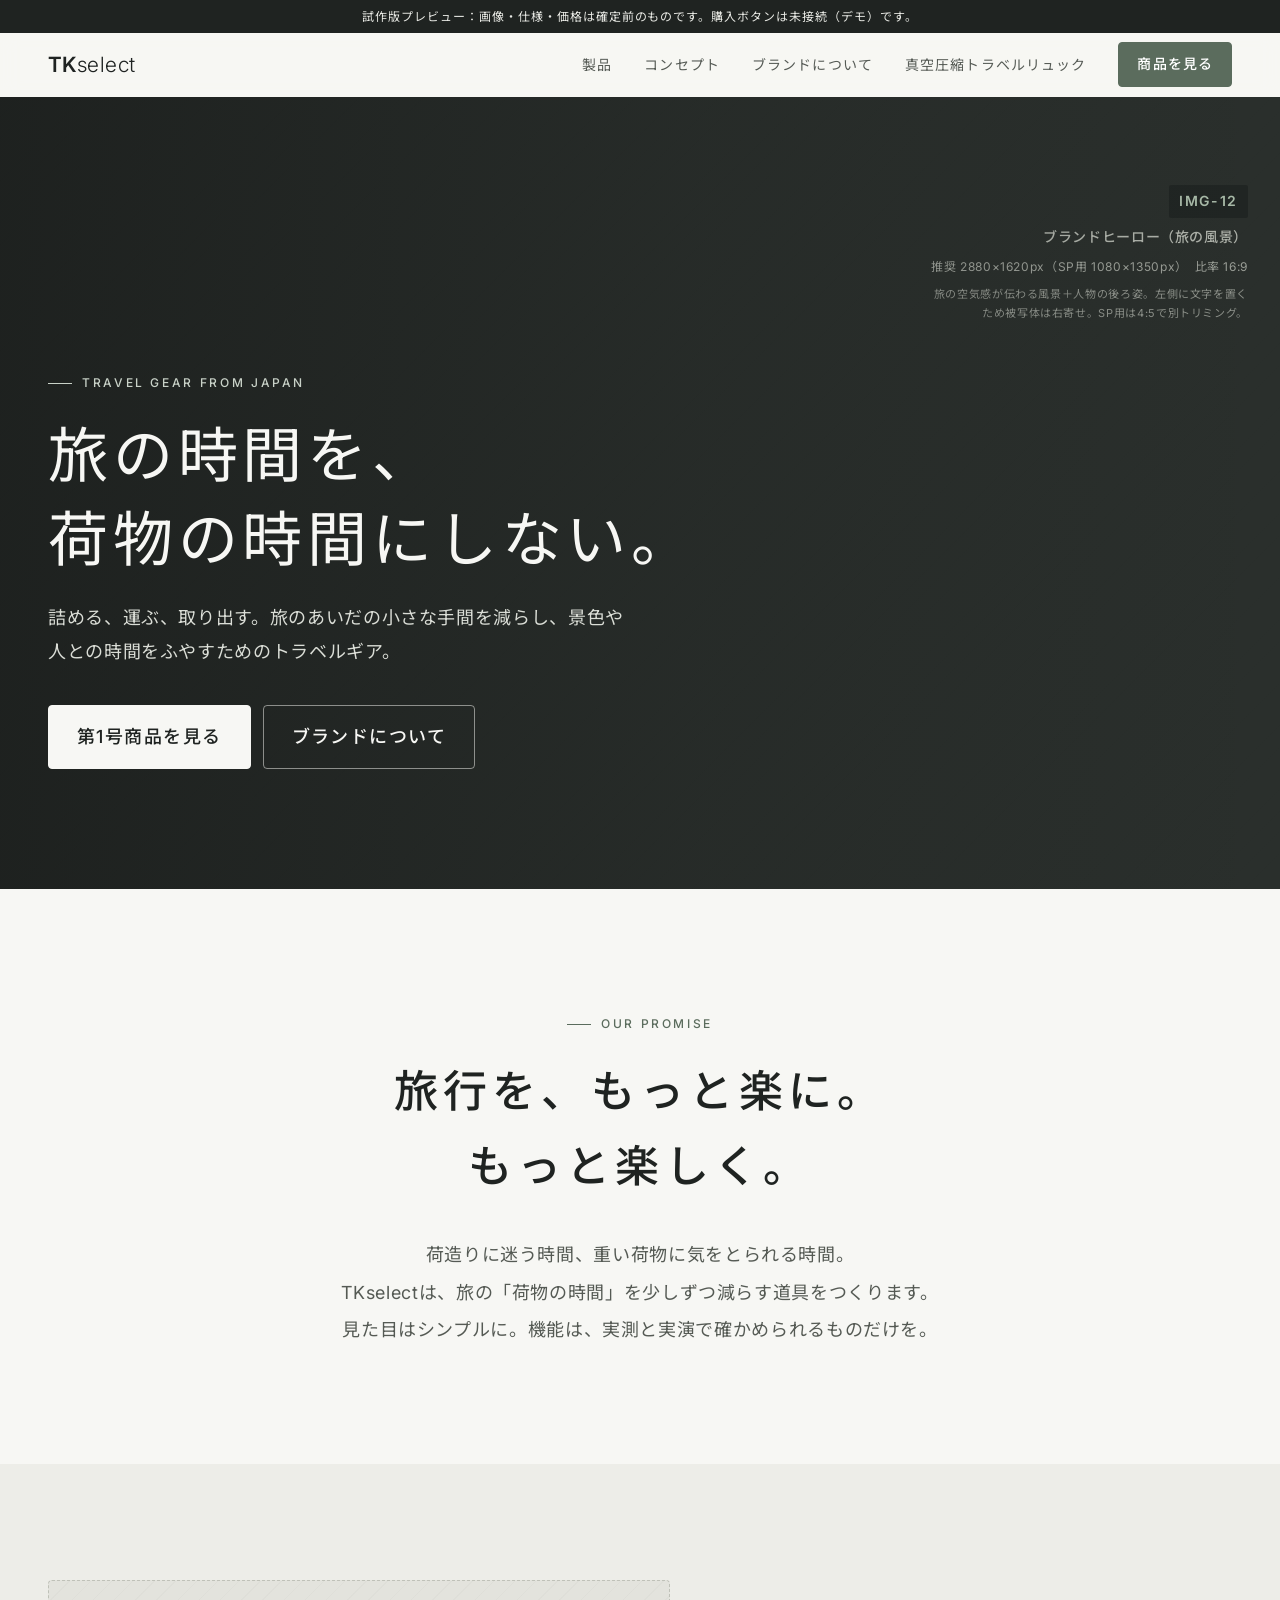
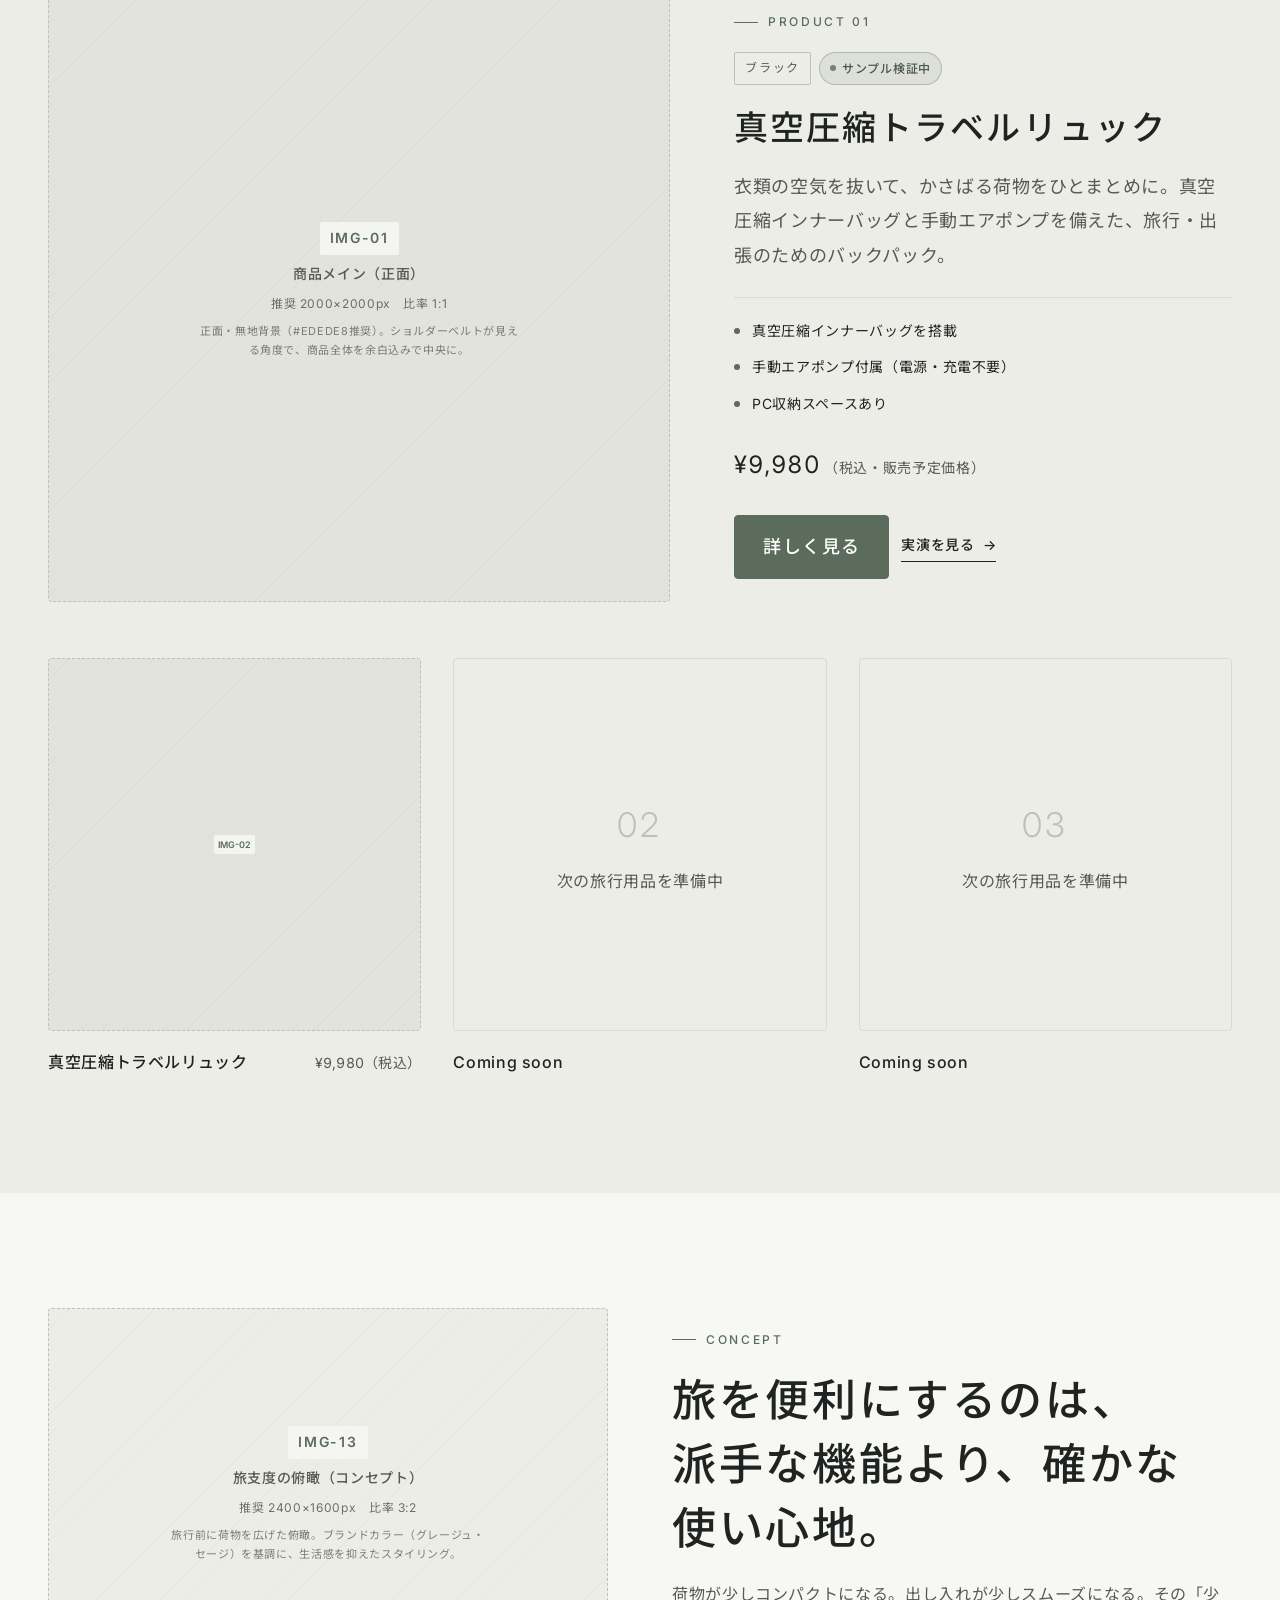
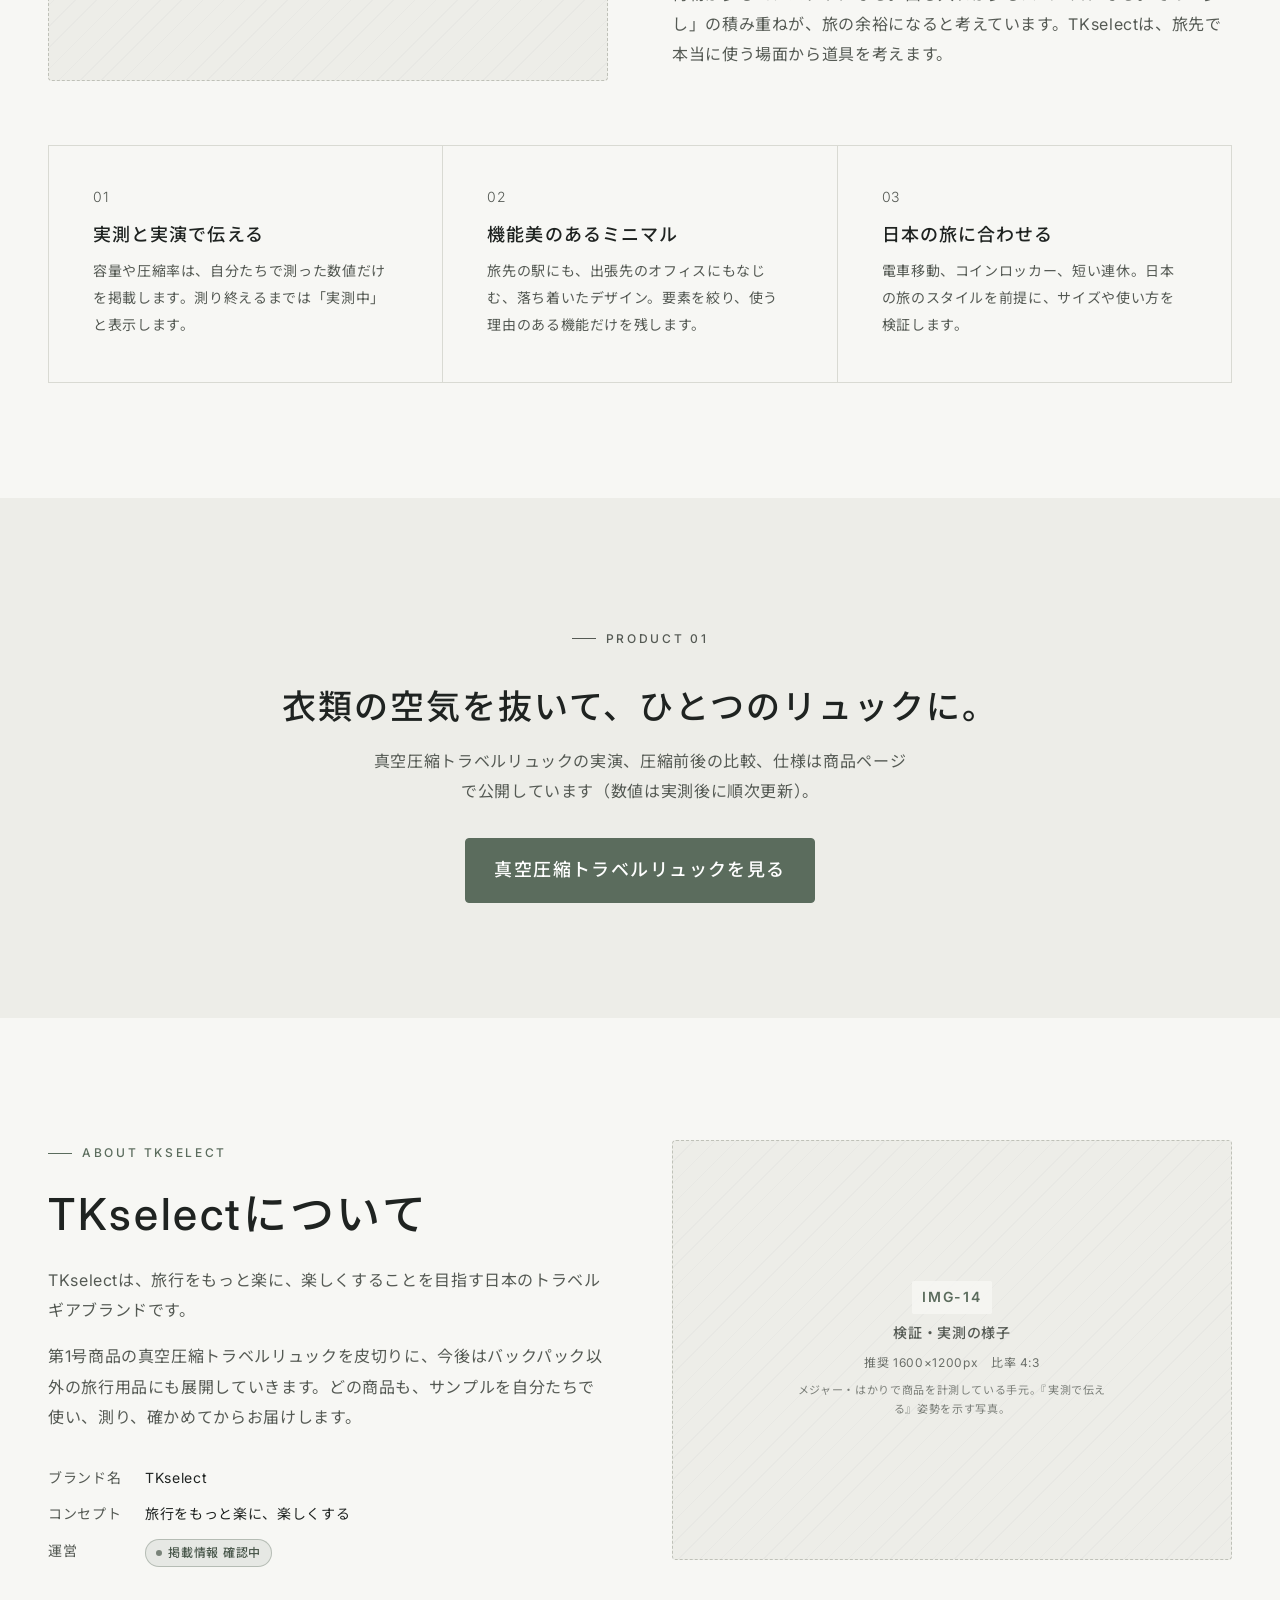
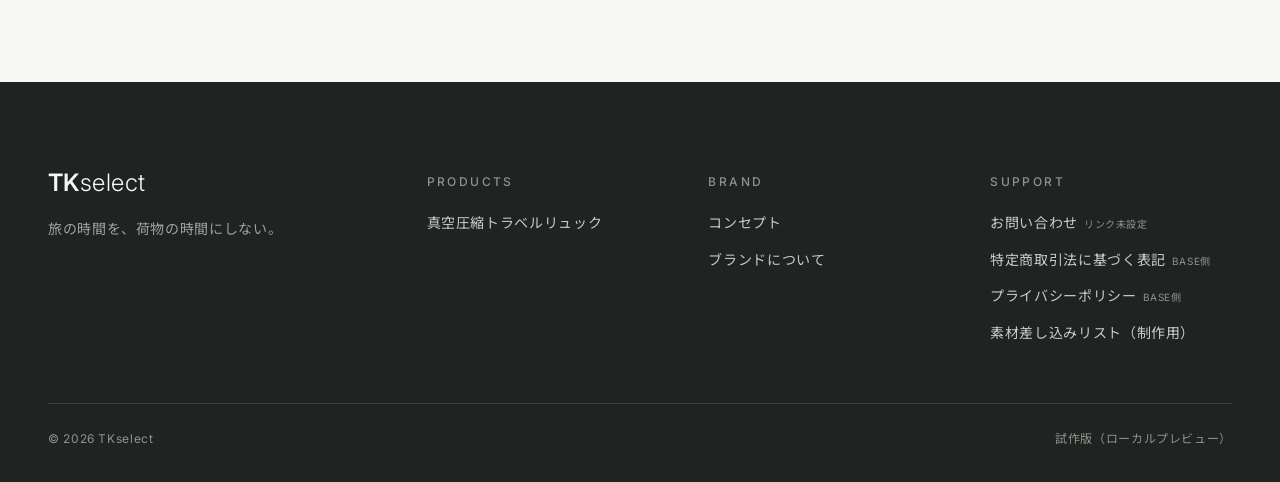
<file: tkselect/index.html>
<!doctype html>
<html lang="ja">
<head>
  <meta charset="utf-8">
  <meta name="viewport" content="width=device-width, initial-scale=1, viewport-fit=cover">
  <title>TKselect｜旅の時間を、荷物の時間にしない。</title>
  <meta name="description" content="TKselect（ティーケーセレクト）は、旅行をもっと楽に、楽しくする日本のトラベルギアブランドです。実測と実演で、道具の価値を正直に伝えます。第1号商品は真空圧縮トラベルリュック。">
  <!-- 試作版のため検索エンジンにインデックスさせない。公開時に削除 -->
  <meta name="robots" content="noindex, nofollow">
  <link rel="canonical" href="https://example.com/">
  <meta name="theme-color" content="#F7F7F4">
  <meta property="og:type" content="website">
  <meta property="og:site_name" content="TKselect">
  <meta property="og:title" content="TKselect｜旅の時間を、荷物の時間にしない。">
  <meta property="og:description" content="旅行をもっと楽に、楽しくする日本のトラベルギアブランド。">
  <meta property="og:image" content="https://example.com/assets/img/ogp.jpg"><!-- OGP-01 1200×630px 差し込み予定 -->
  <meta property="og:locale" content="ja_JP">
  <meta name="twitter:card" content="summary_large_image">
  <link rel="icon" href="data:image/svg+xml,%3Csvg xmlns='http://www.w3.org/2000/svg' viewBox='0 0 32 32'%3E%3Crect width='32' height='32' rx='6' fill='%231F2321'/%3E%3Ctext x='16' y='21.5' font-family='Arial' font-size='13' font-weight='700' fill='%23F7F7F4' text-anchor='middle'%3ETK%3C/text%3E%3C/svg%3E">
  <link rel="preconnect" href="https://fonts.googleapis.com">
  <link rel="preconnect" href="https://fonts.gstatic.com" crossorigin>
  <link rel="stylesheet" href="https://fonts.googleapis.com/css2?family=Inter:wght@300;400;500;600&family=Noto+Sans+JP:wght@400;500;700&display=swap">
  <link rel="stylesheet" href="assets/css/style.css">
  <script src="assets/js/site-config.js" defer></script>
  <script src="assets/js/main.js" defer></script>
  <script type="application/ld+json">
  {
    "@context": "https://schema.org",
    "@type": "Organization",
    "name": "TKselect",
    "url": "https://example.com/",
    "slogan": "旅の時間を、荷物の時間にしない。",
    "description": "旅行をもっと楽に、楽しくする日本のトラベルギアブランド"
  }
  </script>
</head>
<body>
<a class="skip-link" href="#main">本文へスキップ</a>

<div class="demo-banner" role="note">試作版プレビュー：画像・仕様・価格は確定前のものです。購入ボタンは未接続（デモ）です。</div>

<header class="site-header">
  <div class="container site-header__inner">
    <a class="logo" href="./" aria-label="TKselect トップ">TK<span>select</span></a>
    <button class="nav-toggle" type="button" aria-expanded="false" aria-controls="site-nav"><span></span><span class="sr-only">メニュー</span></button>
    <nav class="site-nav" id="site-nav" aria-label="メイン">
      <ul>
        <li><a href="#products">製品</a></li>
        <li><a href="#concept">コンセプト</a></li>
        <li><a href="#about">ブランドについて</a></li>
        <li><a href="products/vacuum-backpack.html">真空圧縮トラベルリュック</a></li>
      </ul>
    </nav>
    <a class="btn btn--accent header-cta" href="products/vacuum-backpack.html">商品を見る</a>
  </div>
</header>

<main id="main">

  <!-- 1. ファーストビュー ------------------------------------------------ -->
  <section class="hero" aria-labelledby="hero-title">
    <div class="hero__media"><div class="media" data-media="IMG-12"></div></div>
    <div class="container hero__content">
      <p class="eyebrow hero__eyebrow">Travel Gear from Japan</p>
      <h1 class="hero__title" id="hero-title">旅の時間を、<br>荷物の時間にしない。</h1>
      <p class="hero__sub">詰める、運ぶ、取り出す。旅のあいだの小さな手間を減らし、景色や人との時間をふやすためのトラベルギア。</p>
      <div class="hero__actions">
        <a class="btn btn--light btn--lg" href="products/vacuum-backpack.html">第1号商品を見る</a>
        <a class="btn btn--ghost btn--lg" style="--btn-fg:#F7F7F4;--btn-bd:rgba(247,247,244,.5)" href="#concept">ブランドについて</a>
      </div>
    </div>
  </section>

  <!-- 2. ブランドコピー -------------------------------------------------- -->
  <section class="section statement" aria-labelledby="statement-title">
    <div class="container container--narrow reveal">
      <p class="eyebrow">Our Promise</p>
      <h2 class="statement__copy" id="statement-title">旅行を、もっと楽に。<br>もっと楽しく。</h2>
      <p class="statement__body">
        荷造りに迷う時間、重い荷物に気をとられる時間。<br class="only-pc">TKselectは、旅の「荷物の時間」を少しずつ減らす道具をつくります。<br class="only-pc">見た目はシンプルに。機能は、実測と実演で確かめられるものだけを。
      </p>
    </div>
  </section>

  <!-- 3. 第1号商品の紹介 -------------------------------------------------- -->
  <section class="section section--tint" id="products" aria-labelledby="product-title">
    <div class="container">
      <div class="feature-product">
        <a href="products/vacuum-backpack.html" class="reveal" aria-label="真空圧縮トラベルリュックの詳細を見る">
          <div class="media media--contain" data-media="IMG-01"></div>
        </a>
        <div class="reveal">
          <p class="eyebrow">Product 01</p>
          <div class="buy__status"><span class="tag">ブラック</span><span class="badge-pending">サンプル検証中</span></div>
          <h2 class="feature-product__name" id="product-title" data-product-name>真空圧縮トラベルリュック</h2>
          <p class="lead">衣類の空気を抜いて、かさばる荷物をひとまとめに。真空圧縮インナーバッグと手動エアポンプを備えた、旅行・出張のためのバックパック。</p>
          <ul class="feature-product__list">
            <li>真空圧縮インナーバッグを搭載</li>
            <li>手動エアポンプ付属（電源・充電不要）</li>
            <li>PC収納スペースあり</li>
          </ul>
          <p class="feature-product__price"><span class="num">¥<span data-price>9,980</span></span><small>（税込・販売予定価格）</small></p>
          <div class="feature-product__actions">
            <a class="btn btn--accent btn--lg" href="products/vacuum-backpack.html">詳しく見る</a>
            <a class="text-link" href="products/vacuum-backpack.html#demo">実演を見る</a>
          </div>
        </div>
      </div>

      <!-- 商品一覧：商品が増えたら product-card を追加するだけで並ぶ -->
      <div class="mt-l">
        <h3 class="sr-only">製品一覧</h3>
        <div class="product-grid">
          <a class="product-card" href="products/vacuum-backpack.html">
            <div class="media media--contain" data-media="IMG-02" data-compact></div>
            <div class="product-card__body">
              <span class="product-card__name">真空圧縮トラベルリュック</span>
              <span class="product-card__price num">¥<span data-price>9,980</span>（税込）</span>
            </div>
          </a>
          <div class="product-card product-card--soon" aria-label="準備中の製品">
            <div class="soon"><strong>02</strong><span>次の旅行用品を準備中</span></div>
            <div class="product-card__body"><span class="product-card__name">Coming soon</span></div>
          </div>
          <div class="product-card product-card--soon" aria-label="準備中の製品">
            <div class="soon"><strong>03</strong><span>次の旅行用品を準備中</span></div>
            <div class="product-card__body"><span class="product-card__name">Coming soon</span></div>
          </div>
        </div>
      </div>
    </div>
  </section>

  <!-- 4. コンセプト ------------------------------------------------------ -->
  <section class="section" id="concept" aria-labelledby="concept-title">
    <div class="container">
      <div class="split">
        <div class="reveal"><div class="media" data-media="IMG-13"></div></div>
        <div class="reveal">
          <p class="eyebrow">Concept</p>
          <h2 class="section-title" id="concept-title">旅を便利にするのは、<br>派手な機能より、確かな使い心地。</h2>
          <p class="section-lead">荷物が少しコンパクトになる。出し入れが少しスムーズになる。その「少し」の積み重ねが、旅の余裕になると考えています。TKselectは、旅先で本当に使う場面から道具を考えます。</p>
        </div>
      </div>

      <div class="pillars reveal">
        <div class="pillar">
          <p class="pillar__num">01</p>
          <h3 class="pillar__title">実測と実演で伝える</h3>
          <p>容量や圧縮率は、自分たちで測った数値だけを掲載します。測り終えるまでは「実測中」と表示します。</p>
        </div>
        <div class="pillar">
          <p class="pillar__num">02</p>
          <h3 class="pillar__title">機能美のあるミニマル</h3>
          <p>旅先の駅にも、出張先のオフィスにもなじむ、落ち着いたデザイン。要素を絞り、使う理由のある機能だけを残します。</p>
        </div>
        <div class="pillar">
          <p class="pillar__num">03</p>
          <h3 class="pillar__title">日本の旅に合わせる</h3>
          <p>電車移動、コインロッカー、短い連休。日本の旅のスタイルを前提に、サイズや使い方を検証します。</p>
        </div>
      </div>
    </div>
  </section>

  <!-- 5. 商品詳細への導線 -------------------------------------------------- -->
  <section class="section section--tint cta-band" aria-labelledby="cta-title">
    <div class="container container--narrow reveal">
      <p class="eyebrow">Product 01</p>
      <h2 class="cta-band__title" id="cta-title">衣類の空気を抜いて、ひとつのリュックに。</h2>
      <p>真空圧縮トラベルリュックの実演、圧縮前後の比較、仕様は商品ページで公開しています（数値は実測後に順次更新）。</p>
      <a class="btn btn--accent btn--lg" href="products/vacuum-backpack.html">真空圧縮トラベルリュックを見る</a>
    </div>
  </section>

  <!-- 6. ブランドについて -------------------------------------------------- -->
  <section class="section" id="about" aria-labelledby="about-title">
    <div class="container">
      <div class="split split--reverse">
        <div class="reveal"><div class="media" data-media="IMG-14"></div></div>
        <div class="reveal">
          <p class="eyebrow">About TKselect</p>
          <h2 class="section-title" id="about-title">TKselectについて</h2>
          <p class="section-lead">TKselectは、旅行をもっと楽に、楽しくすることを目指す日本のトラベルギアブランドです。</p>
          <p class="mt-s" style="color:var(--c-sub)">第1号商品の真空圧縮トラベルリュックを皮切りに、今後はバックパック以外の旅行用品にも展開していきます。どの商品も、サンプルを自分たちで使い、測り、確かめてからお届けします。</p>
          <dl class="mt-m" style="display:grid;grid-template-columns:auto 1fr;gap:10px 24px;font-size:var(--fs-sm);margin-bottom:0">
            <dt style="color:var(--c-sub)">ブランド名</dt><dd style="margin:0">TKselect</dd>
            <dt style="color:var(--c-sub)">コンセプト</dt><dd style="margin:0">旅行をもっと楽に、楽しくする</dd>
            <dt style="color:var(--c-sub)">運営</dt><dd style="margin:0"><span class="badge-pending">掲載情報 確認中</span></dd>
          </dl>
        </div>
      </div>
    </div>
  </section>

</main>

<!-- 7. フッター ---------------------------------------------------------- -->
<footer class="site-footer">
  <div class="container">
    <div class="footer__grid">
      <div class="footer__brand">
        <a class="logo" href="./">TK<span>select</span></a>
        <p>旅の時間を、荷物の時間にしない。</p>
      </div>
      <div>
        <p class="footer__title">Products</p>
        <ul class="footer__list">
          <li><a href="products/vacuum-backpack.html">真空圧縮トラベルリュック</a></li>
        </ul>
      </div>
      <div>
        <p class="footer__title">Brand</p>
        <ul class="footer__list">
          <li><a href="#concept">コンセプト</a></li>
          <li><a href="#about">ブランドについて</a></li>
        </ul>
      </div>
      <div>
        <p class="footer__title">Support</p>
        <ul class="footer__list">
          <li><a href="#" aria-disabled="true">お問い合わせ<span class="tbd">リンク未設定</span></a></li>
          <li><a href="#" aria-disabled="true">特定商取引法に基づく表記<span class="tbd">BASE側</span></a></li>
          <li><a href="#" aria-disabled="true">プライバシーポリシー<span class="tbd">BASE側</span></a></li>
          <li><a href="media-guide.html">素材差し込みリスト（制作用）</a></li>
        </ul>
      </div>
    </div>
    <div class="footer__bottom">
      <span>&copy; <span data-year>2026</span> TKselect</span>
      <span>試作版（ローカルプレビュー）</span>
    </div>
  </div>
</footer>

<dialog class="dialog" id="demo-dialog" aria-labelledby="demo-dialog-title">
  <div class="dialog__body">
    <h2 class="dialog__title" id="demo-dialog-title">デモ表示です</h2>
    <p>このページは試作版のため、購入ボタンはまだどこにも接続されていません。決済や注文は発生しません。</p>
    <div class="dialog__actions"><button class="btn" type="button" data-dialog-close>閉じる</button></div>
  </div>
</dialog>
</body>
</html>
</file>
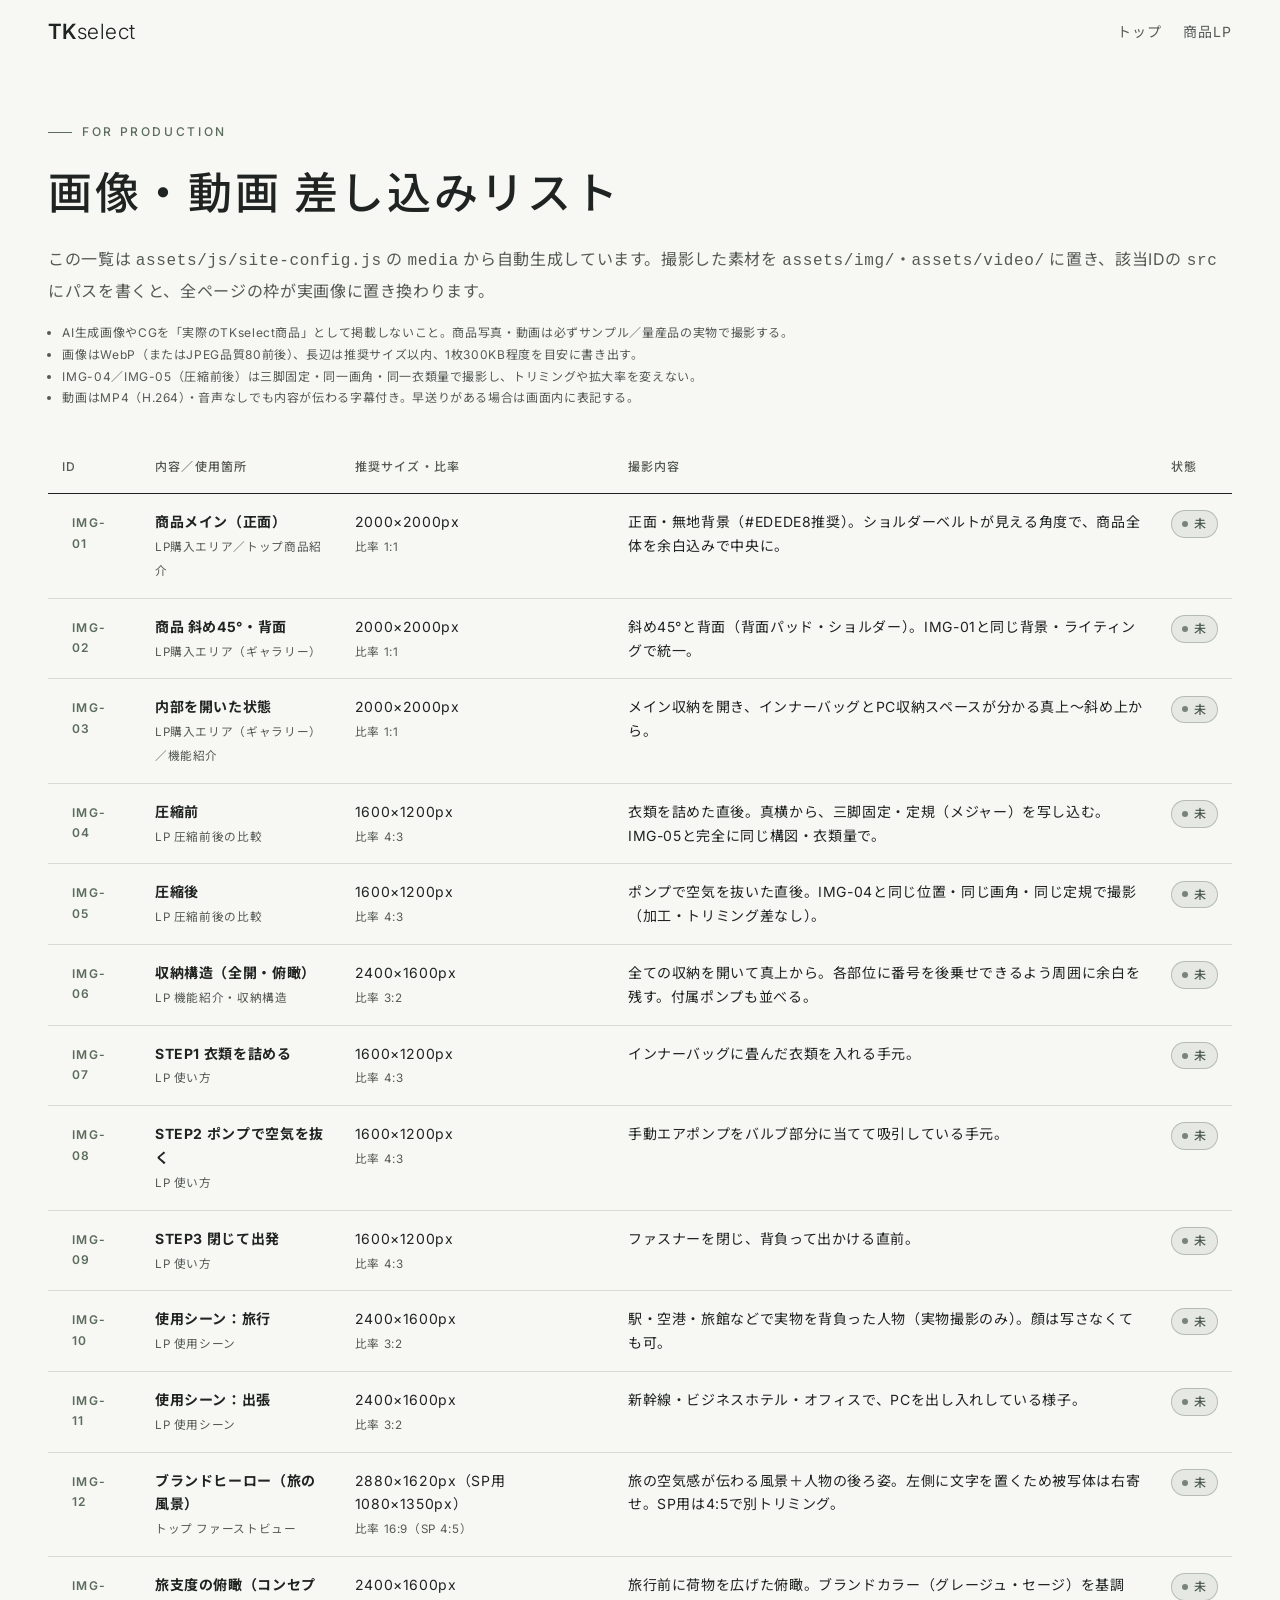
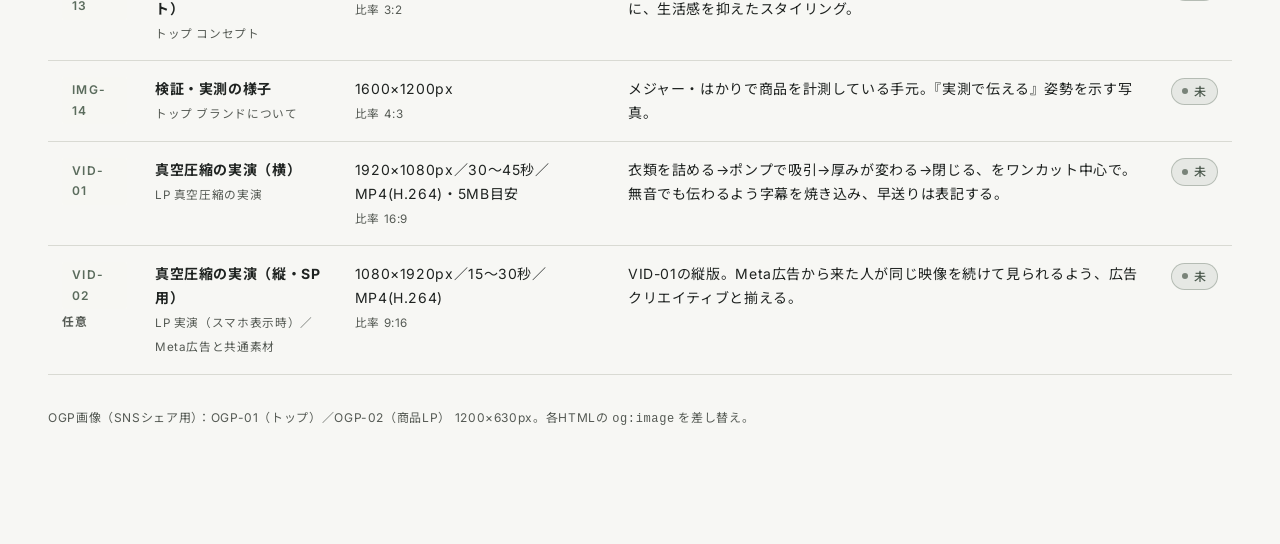
<file: tkselect/media-guide.html>
<!doctype html>
<html lang="ja">
<head>
  <meta charset="utf-8">
  <meta name="viewport" content="width=device-width, initial-scale=1">
  <title>素材差し込みリスト｜TKselect（制作用）</title>
  <meta name="robots" content="noindex, nofollow">
  <link rel="preconnect" href="https://fonts.googleapis.com">
  <link rel="preconnect" href="https://fonts.gstatic.com" crossorigin>
  <link rel="stylesheet" href="https://fonts.googleapis.com/css2?family=Inter:wght@300;400;500;600&family=Noto+Sans+JP:wght@400;500;700&display=swap">
  <link rel="stylesheet" href="assets/css/style.css">
  <script src="assets/js/site-config.js" defer></script>
  <script src="assets/js/main.js" defer></script>
</head>
<body>
<header class="site-header">
  <div class="container site-header__inner">
    <a class="logo" href="./">TK<span>select</span></a>
    <nav class="site-nav" aria-label="メイン" style="display:block;position:static;padding:0;border:0;background:none">
      <ul style="flex-direction:row;gap:20px"><li><a href="./">トップ</a></li><li><a href="products/vacuum-backpack.html">商品LP</a></li></ul>
    </nav>
  </div>
</header>
<main class="section" style="padding-top:48px">
  <div class="container">
    <p class="eyebrow">For Production</p>
    <h1 class="section-title">画像・動画 差し込みリスト</h1>
    <p class="section-lead">この一覧は <code>assets/js/site-config.js</code> の <code>media</code> から自動生成しています。撮影した素材を <code>assets/img/</code>・<code>assets/video/</code> に置き、該当IDの <code>src</code> にパスを書くと、全ページの枠が実画像に置き換わります。</p>
    <ul class="note mt-s" style="padding-left:1.2em">
      <li>AI生成画像やCGを「実際のTKselect商品」として掲載しないこと。商品写真・動画は必ずサンプル／量産品の実物で撮影する。</li>
      <li>画像はWebP（またはJPEG品質80前後）、長辺は推奨サイズ以内、1枚300KB程度を目安に書き出す。</li>
      <li>IMG-04／IMG-05（圧縮前後）は三脚固定・同一画角・同一衣類量で撮影し、トリミングや拡大率を変えない。</li>
      <li>動画はMP4（H.264）・音声なしでも内容が伝わる字幕付き。早送りがある場合は画面内に表記する。</li>
    </ul>
    <div class="table-scroll mt-m">
      <table class="guide-table">
        <thead><tr><th>ID</th><th>内容／使用箇所</th><th>推奨サイズ・比率</th><th>撮影内容</th><th>状態</th></tr></thead>
        <tbody data-media-guide></tbody>
      </table>
    </div>
    <p class="note mt-m">OGP画像（SNSシェア用）：OGP-01（トップ）／OGP-02（商品LP） 1200×630px。各HTMLの <code>og:image</code> を差し替え。</p>
  </div>
</main>
</body>
</html>
</file>
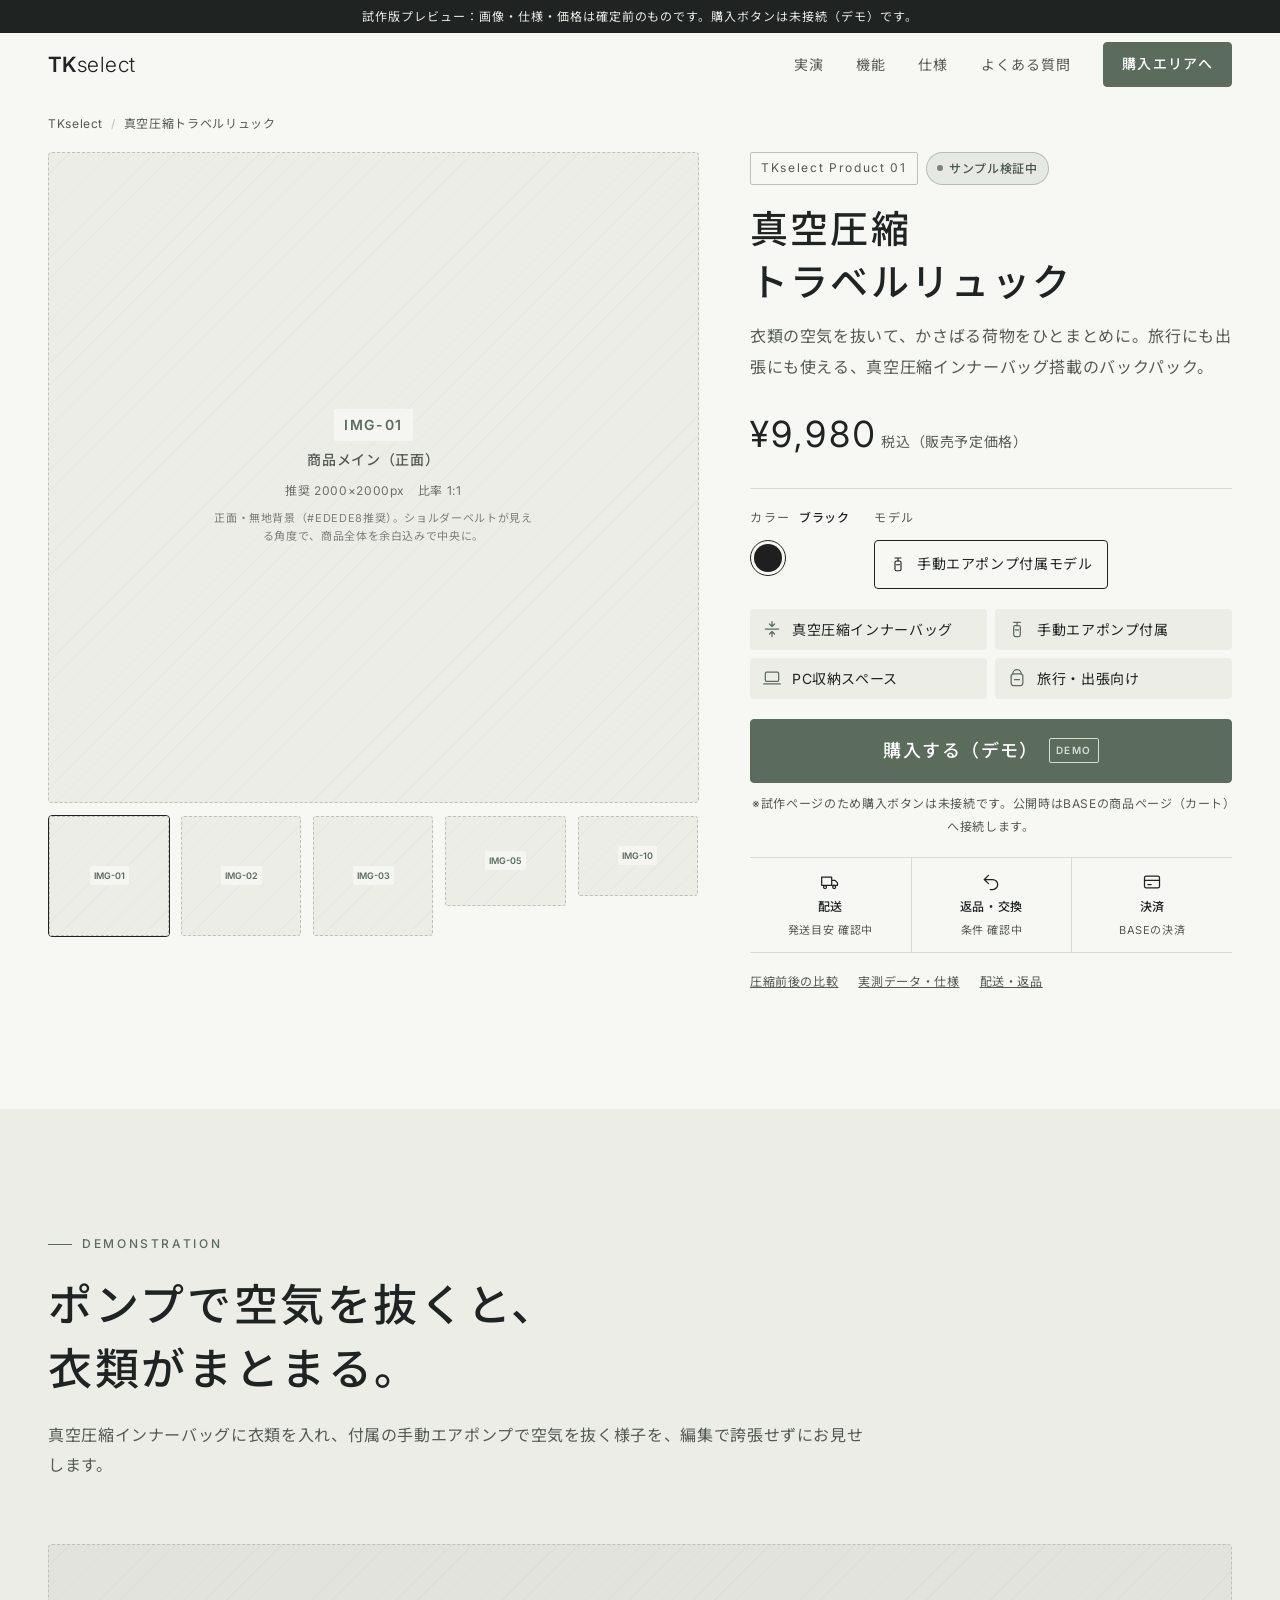
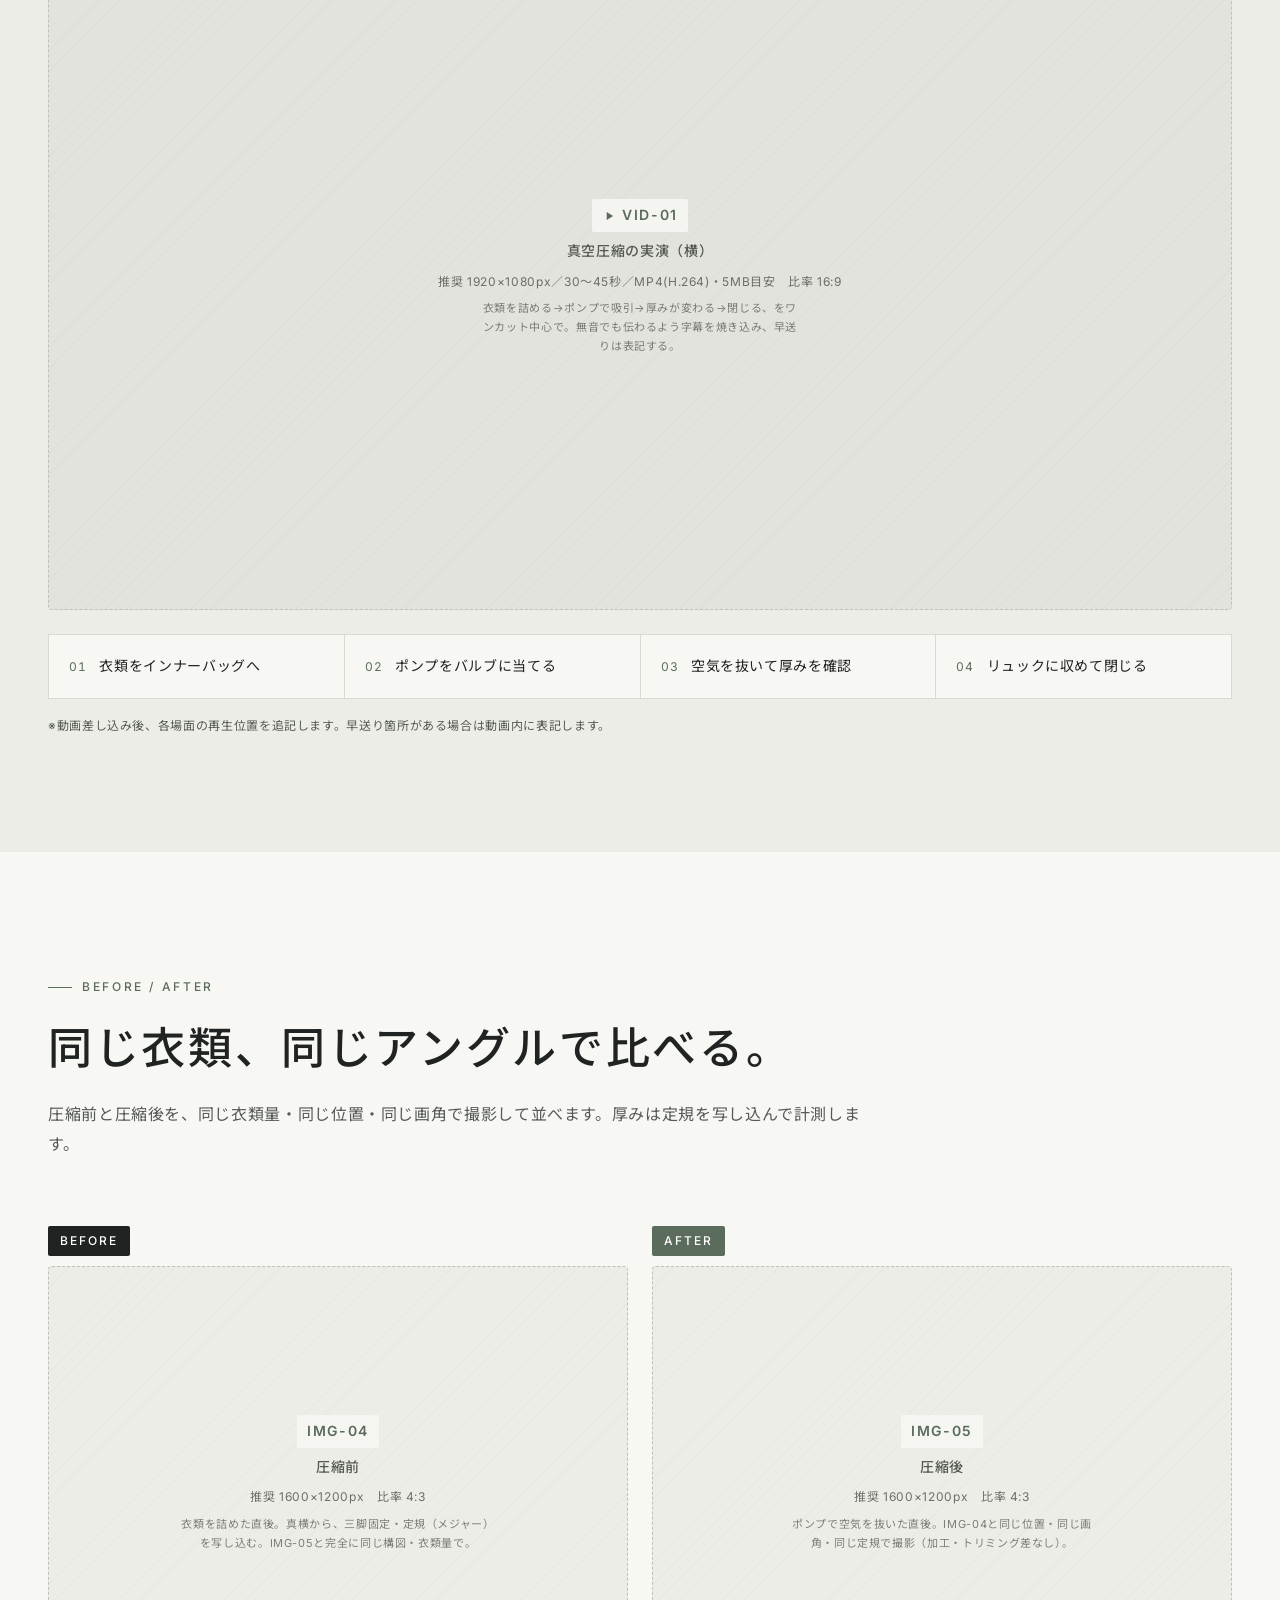
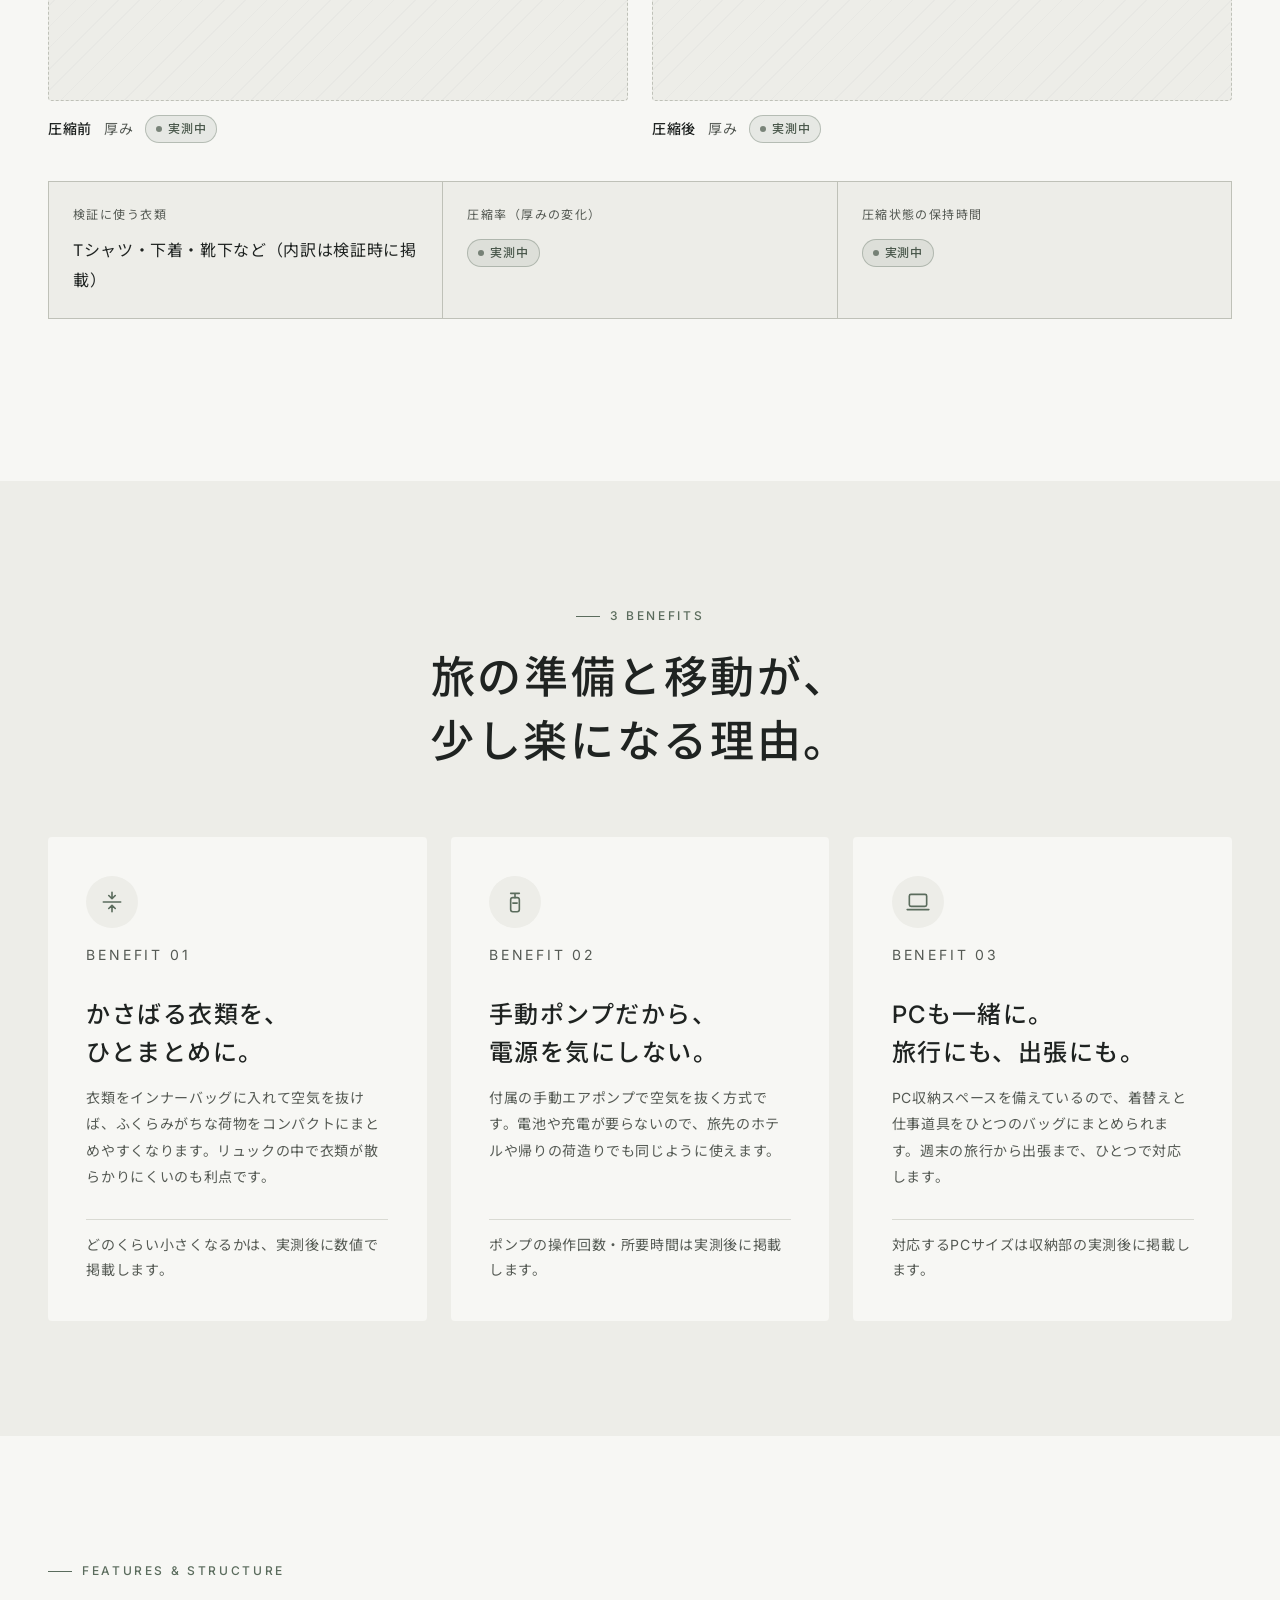
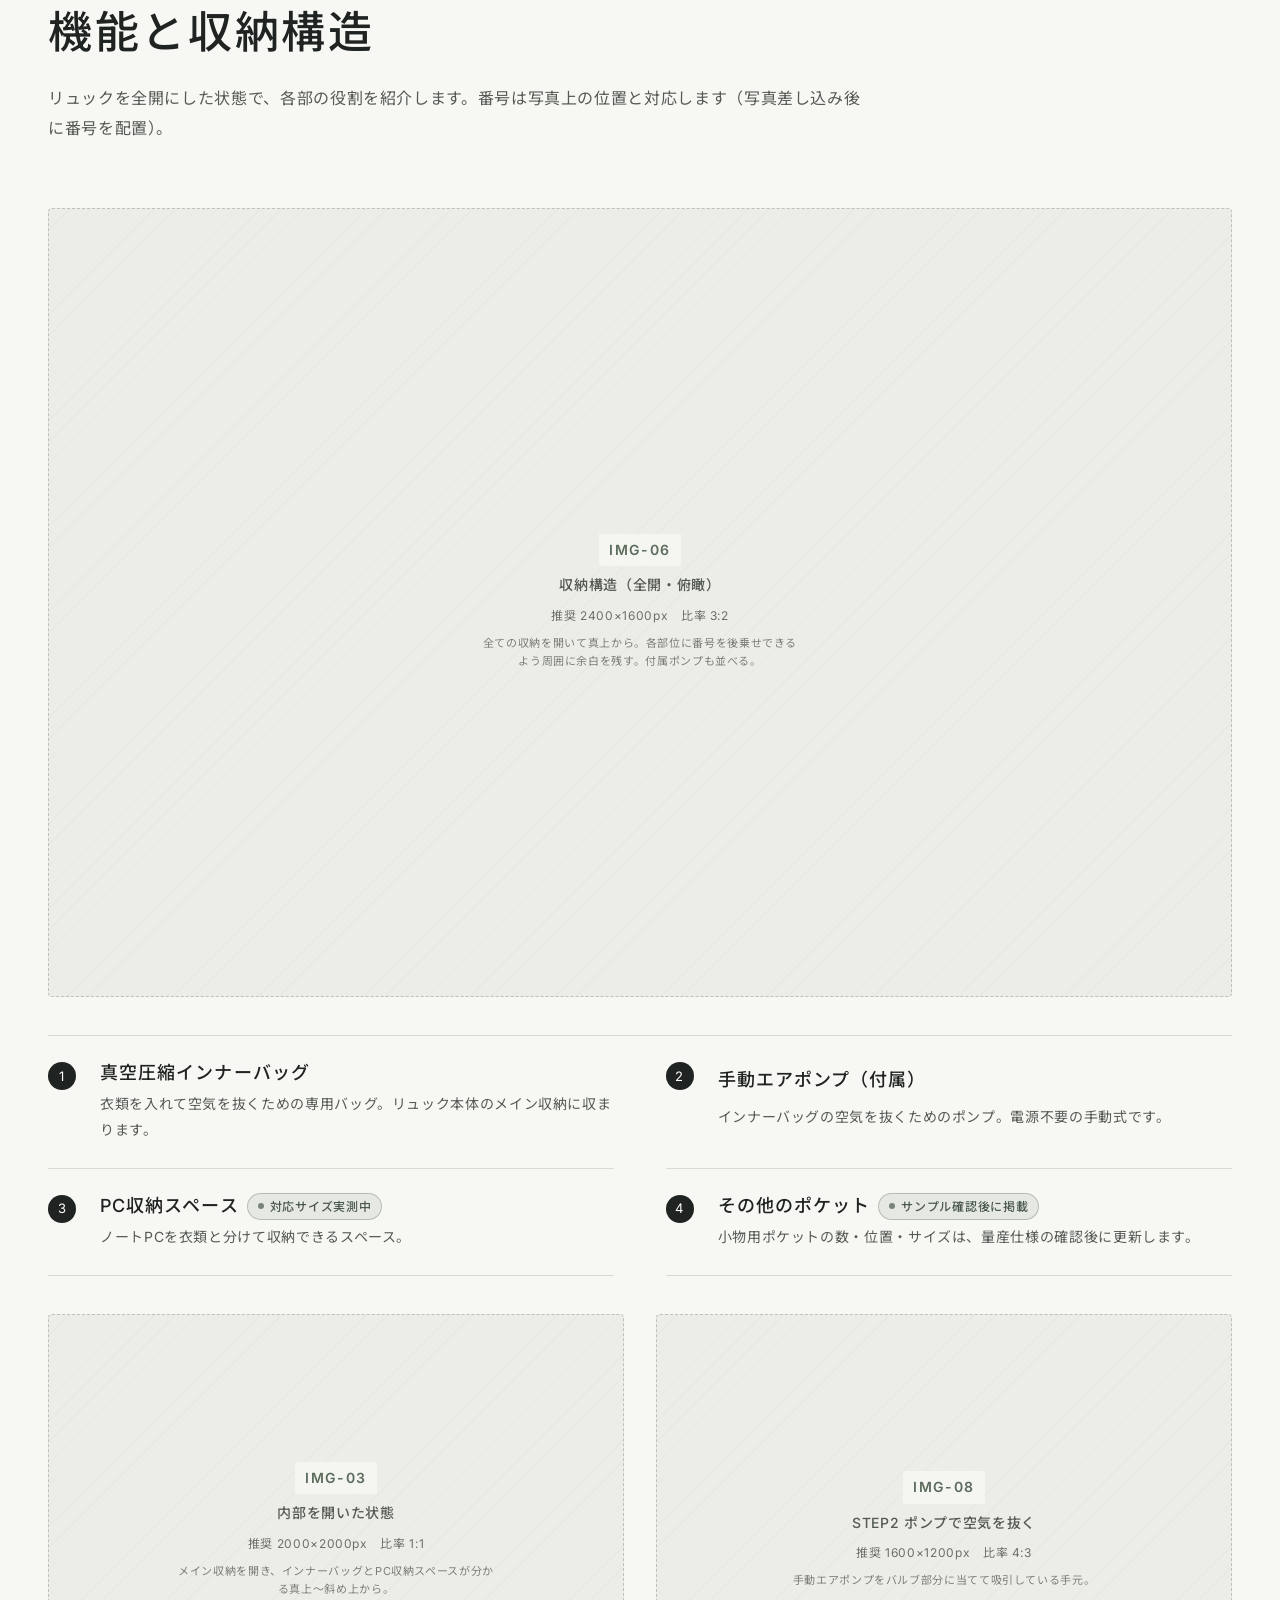
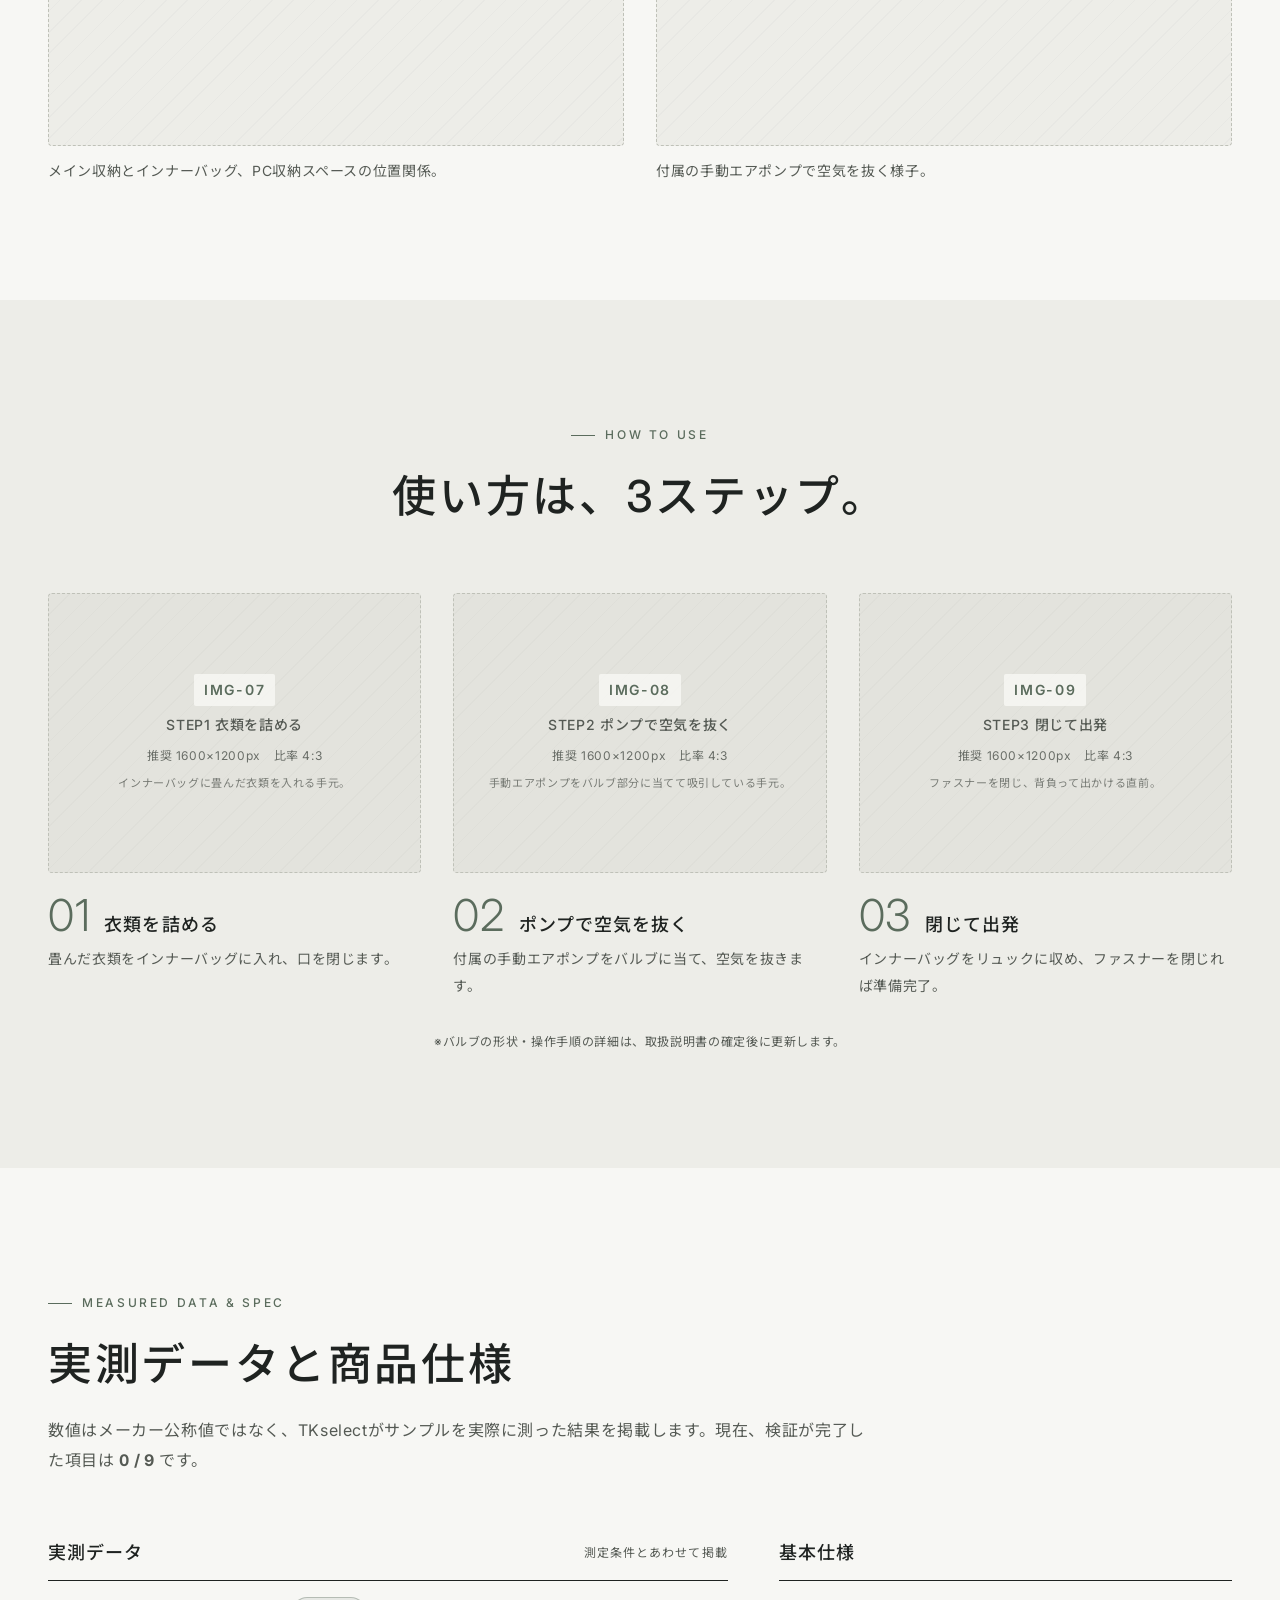
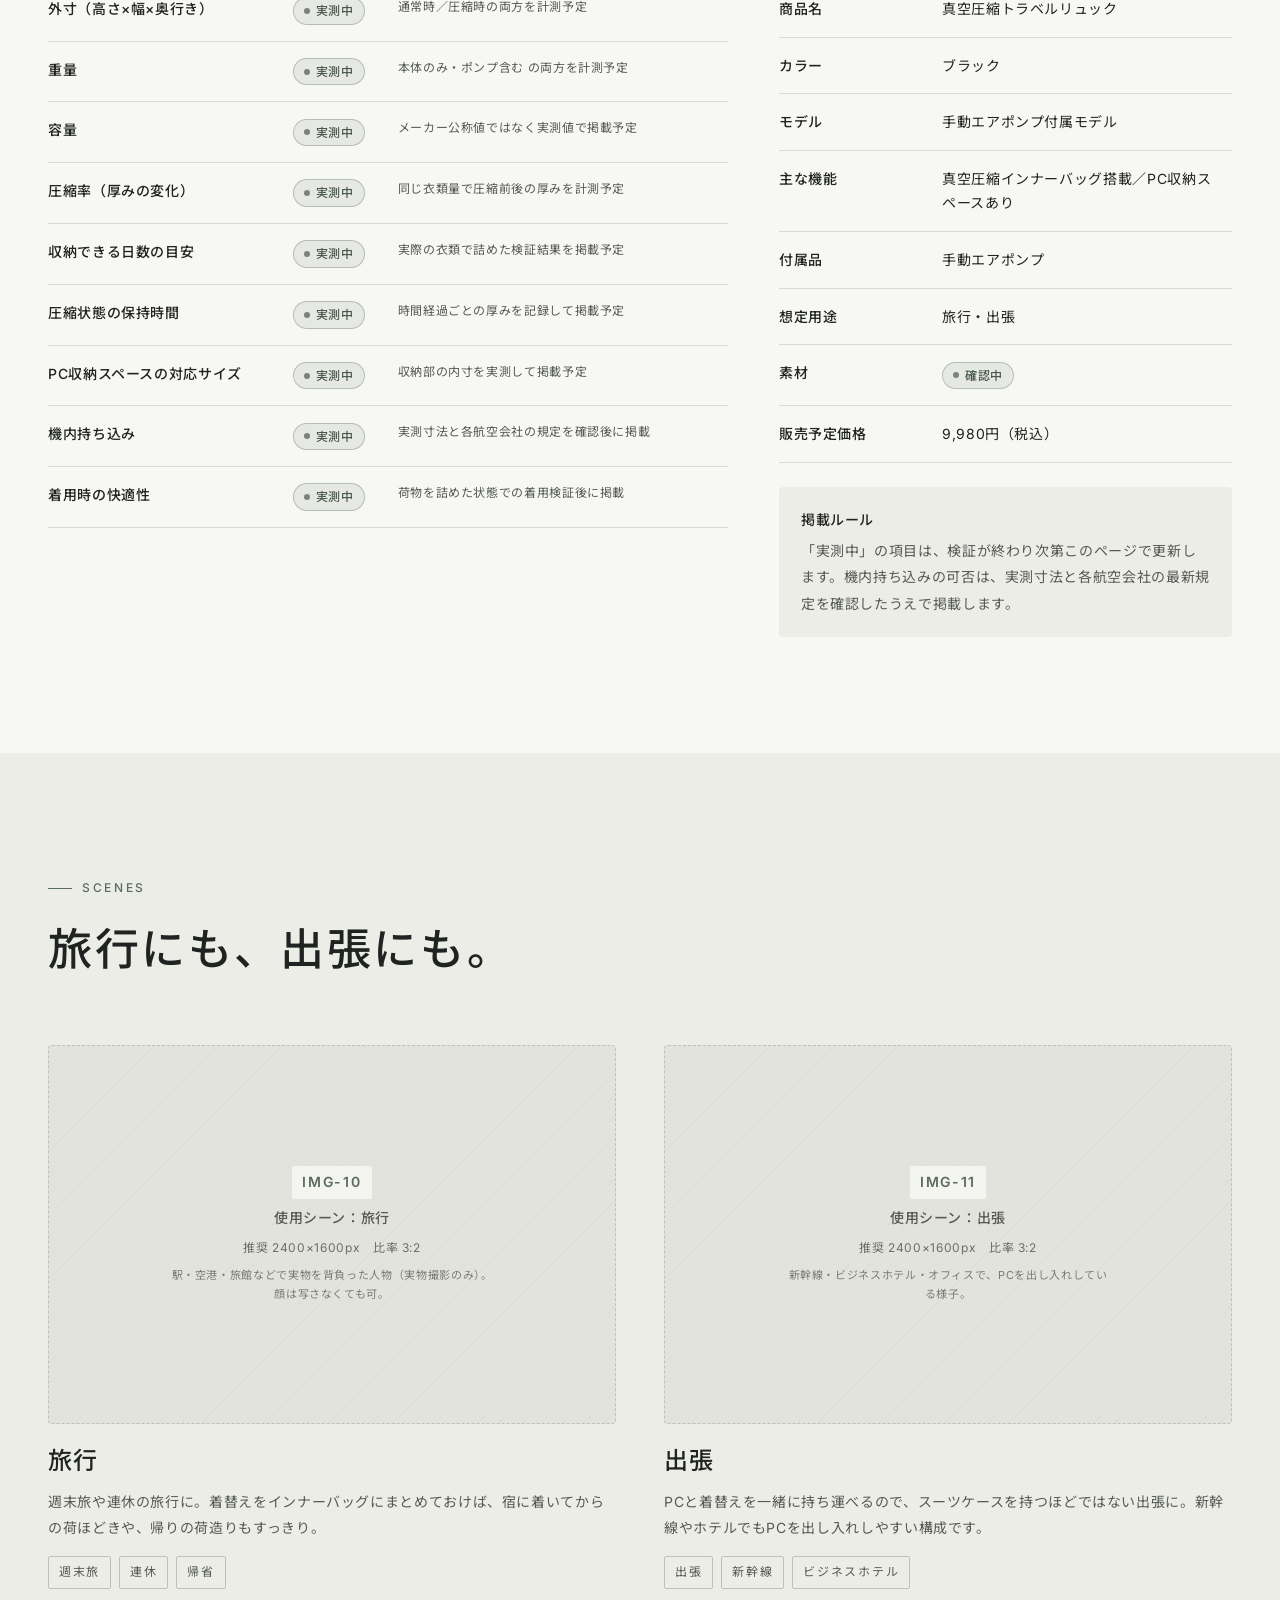
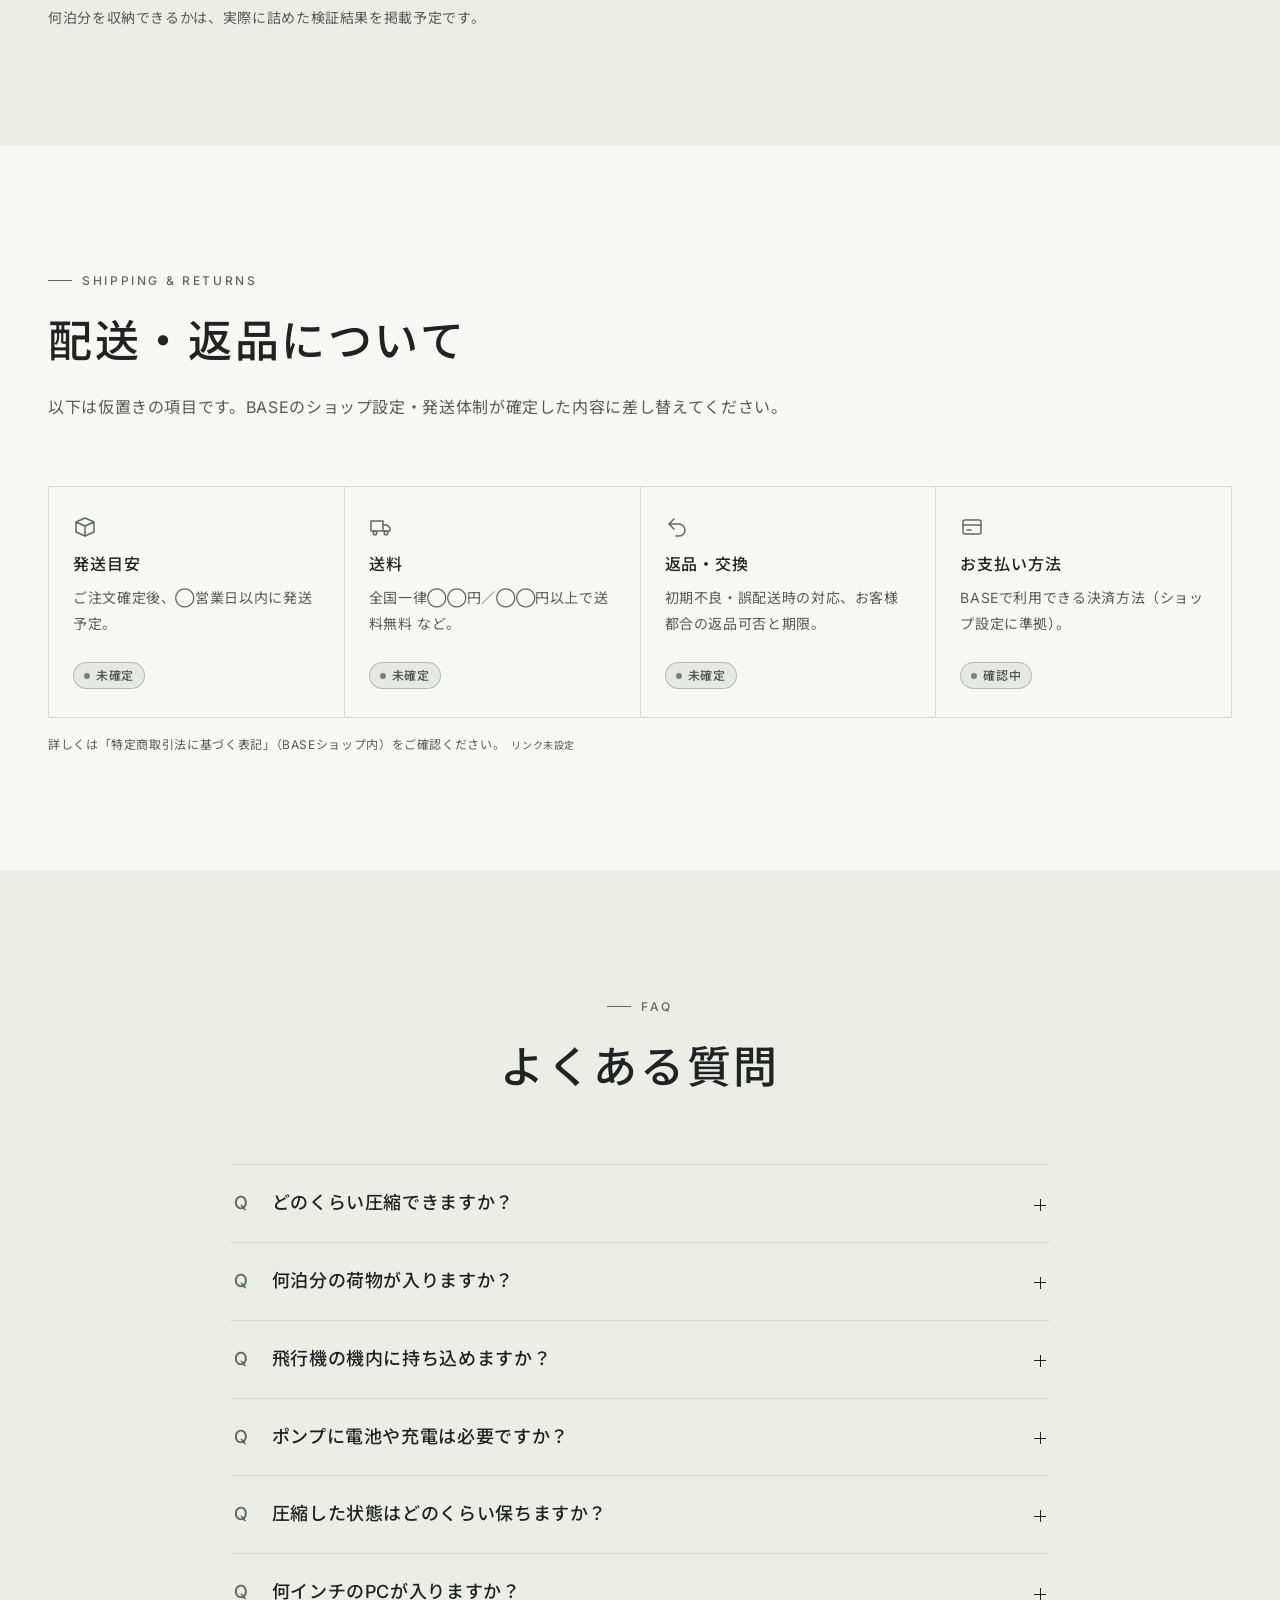
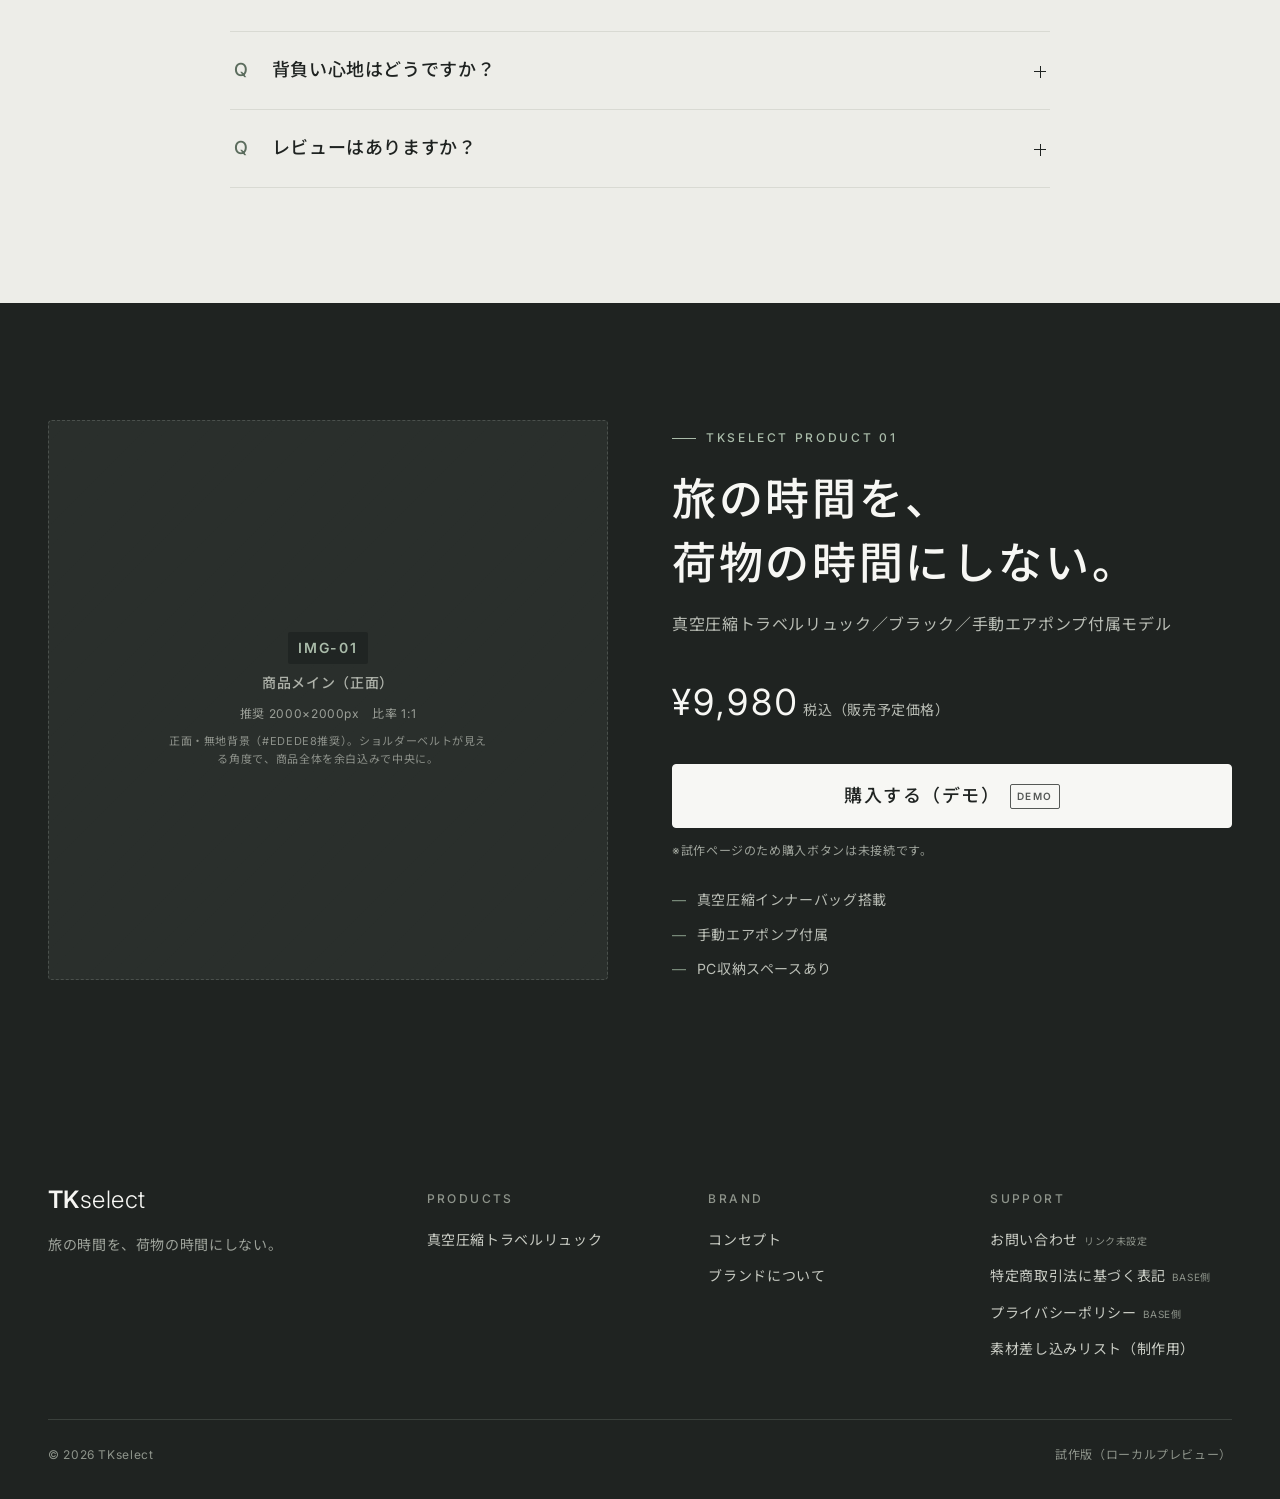
<file: tkselect/products/vacuum-backpack.html>
<!doctype html>
<html lang="ja">
<head>
  <meta charset="utf-8">
  <meta name="viewport" content="width=device-width, initial-scale=1, viewport-fit=cover">
  <title>真空圧縮トラベルリュック｜TKselect</title>
  <meta name="description" content="衣類の空気を抜いて、かさばる荷物をひとまとめに。真空圧縮インナーバッグ搭載・手動エアポンプ付属・PC収納スペースあり。旅行・出張向けのTKselect 真空圧縮トラベルリュック。9,980円（税込・販売予定）。">
  <!-- 試作版のため検索エンジンにインデックスさせない。公開時に削除 -->
  <meta name="robots" content="noindex, nofollow">
  <link rel="canonical" href="https://example.com/products/vacuum-backpack.html">
  <meta name="theme-color" content="#F7F7F4">
  <meta property="og:type" content="product">
  <meta property="og:site_name" content="TKselect">
  <meta property="og:title" content="真空圧縮トラベルリュック｜TKselect">
  <meta property="og:description" content="衣類の空気を抜いて、かさばる荷物をひとまとめに。旅行・出張のための真空圧縮リュック。">
  <meta property="og:image" content="https://example.com/assets/img/ogp-backpack.jpg"><!-- OGP-02 1200×630px 差し込み予定 -->
  <meta property="og:locale" content="ja_JP">
  <meta name="twitter:card" content="summary_large_image">
  <link rel="icon" href="data:image/svg+xml,%3Csvg xmlns='http://www.w3.org/2000/svg' viewBox='0 0 32 32'%3E%3Crect width='32' height='32' rx='6' fill='%231F2321'/%3E%3Ctext x='16' y='21.5' font-family='Arial' font-size='13' font-weight='700' fill='%23F7F7F4' text-anchor='middle'%3ETK%3C/text%3E%3C/svg%3E">
  <link rel="preconnect" href="https://fonts.googleapis.com">
  <link rel="preconnect" href="https://fonts.gstatic.com" crossorigin>
  <link rel="stylesheet" href="https://fonts.googleapis.com/css2?family=Inter:wght@300;400;500;600&family=Noto+Sans+JP:wght@400;500;700&display=swap">
  <link rel="stylesheet" href="../assets/css/style.css">
  <script src="../assets/js/site-config.js" defer></script>
  <script src="../assets/js/main.js" defer></script>
  <!--
    構造化データ：販売開始前のため offers（価格・在庫）と評価（aggregateRating）は入れていない。
    販売開始時に offers を追加する。レビューが無い段階で評価を入れないこと。
  -->
  <script type="application/ld+json">
  {
    "@context": "https://schema.org",
    "@type": "Product",
    "name": "真空圧縮トラベルリュック",
    "brand": { "@type": "Brand", "name": "TKselect" },
    "color": "ブラック",
    "description": "真空圧縮インナーバッグ搭載、手動エアポンプ付属、PC収納スペースありの旅行・出張向けバックパック。"
  }
  </script>
</head>
<body>
<a class="skip-link" href="#main">本文へスキップ</a>

<!-- アイコン（線画・currentColor） -->
<svg width="0" height="0" style="position:absolute" aria-hidden="true">
  <defs>
    <symbol id="i-compress" viewBox="0 0 24 24" fill="none" stroke-width="1.5" stroke-linecap="round" stroke-linejoin="round"><path d="M12 3v6m0 0-3-3m3 3 3-3M12 21v-6m0 0-3 3m3-3 3 3M4 12h16"/></symbol>
    <symbol id="i-pump" viewBox="0 0 24 24" fill="none" stroke-width="1.5" stroke-linecap="round" stroke-linejoin="round"><rect x="8" y="8" width="8" height="13" rx="2"/><path d="M12 8V4m-4 0h8M10 13h4"/></symbol>
    <symbol id="i-laptop" viewBox="0 0 24 24" fill="none" stroke-width="1.5" stroke-linecap="round" stroke-linejoin="round"><rect x="4" y="5" width="16" height="11" rx="1.5"/><path d="M2 19h20"/></symbol>
    <symbol id="i-bag" viewBox="0 0 24 24" fill="none" stroke-width="1.5" stroke-linecap="round" stroke-linejoin="round"><path d="M7 7a5 5 0 0 1 10 0"/><rect x="5" y="7" width="14" height="14" rx="3"/><path d="M9 14h6"/></symbol>
    <symbol id="i-truck" viewBox="0 0 24 24" fill="none" stroke-width="1.5" stroke-linecap="round" stroke-linejoin="round"><path d="M2 6h12v10H2zM14 10h4l3 3v3h-7"/><circle cx="6" cy="18" r="1.8"/><circle cx="17" cy="18" r="1.8"/></symbol>
    <symbol id="i-return" viewBox="0 0 24 24" fill="none" stroke-width="1.5" stroke-linecap="round" stroke-linejoin="round"><path d="M9 14 4 9l5-5"/><path d="M4 9h10a6 6 0 0 1 0 12h-3"/></symbol>
    <symbol id="i-card" viewBox="0 0 24 24" fill="none" stroke-width="1.5" stroke-linecap="round" stroke-linejoin="round"><rect x="3" y="5" width="18" height="14" rx="2"/><path d="M3 10h18M7 15h4"/></symbol>
    <symbol id="i-box" viewBox="0 0 24 24" fill="none" stroke-width="1.5" stroke-linecap="round" stroke-linejoin="round"><path d="M3 7l9-4 9 4-9 4-9-4zM3 7v10l9 4 9-4V7M12 11v10"/></symbol>
    <symbol id="i-ruler" viewBox="0 0 24 24" fill="none" stroke-width="1.5" stroke-linecap="round" stroke-linejoin="round"><rect x="2" y="8" width="20" height="8" rx="1"/><path d="M6 8v3M10 8v4M14 8v3M18 8v4"/></symbol>
    <symbol id="i-arrow" viewBox="0 0 24 24" fill="none" stroke="currentColor" stroke-width="1.5" stroke-linecap="round" stroke-linejoin="round"><path d="M5 12h14m-5-5 5 5-5 5"/></symbol>
  </defs>
</svg>

<div class="demo-banner" role="note">試作版プレビュー：画像・仕様・価格は確定前のものです。購入ボタンは未接続（デモ）です。</div>

<header class="site-header">
  <div class="container site-header__inner">
    <a class="logo" href="../" aria-label="TKselect トップ">TK<span>select</span></a>
    <button class="nav-toggle" type="button" aria-expanded="false" aria-controls="site-nav"><span></span><span class="sr-only">メニュー</span></button>
    <nav class="site-nav" id="site-nav" aria-label="ページ内">
      <ul>
        <li><a href="#demo">実演</a></li>
        <li><a href="#features">機能</a></li>
        <li><a href="#spec">仕様</a></li>
        <li><a href="#faq">よくある質問</a></li>
      </ul>
    </nav>
    <a class="btn btn--accent header-cta" href="#buy">購入エリアへ</a>
  </div>
</header>

<main id="main">

  <nav class="container breadcrumb" aria-label="パンくずリスト">
    <ol>
      <li><a href="../">TKselect</a></li>
      <li aria-current="page">真空圧縮トラベルリュック</li>
    </ol>
  </nav>

  <!-- 1. 商品画像・商品名・価格・購入エリア ------------------------------- -->
  <section class="buy" id="buy" aria-labelledby="product-title">
    <div class="container buy__grid">
      <div class="gallery" data-gallery>
        <div class="media media--contain" data-media="IMG-01" data-gallery-main></div>
        <ul class="gallery__thumbs" aria-label="商品画像を切り替え">
          <li><button type="button" data-gallery-thumb="IMG-01" aria-current="true" aria-label="正面"><div class="media" data-media="IMG-01" data-compact></div></button></li>
          <li><button type="button" data-gallery-thumb="IMG-02" aria-current="false" aria-label="斜め・背面"><div class="media" data-media="IMG-02" data-compact></div></button></li>
          <li><button type="button" data-gallery-thumb="IMG-03" aria-current="false" aria-label="内部"><div class="media" data-media="IMG-03" data-compact></div></button></li>
          <li><button type="button" data-gallery-thumb="IMG-05" aria-current="false" aria-label="圧縮後"><div class="media" data-media="IMG-05" data-compact></div></button></li>
          <li><button type="button" data-gallery-thumb="IMG-10" aria-current="false" aria-label="使用シーン"><div class="media" data-media="IMG-10" data-compact></div></button></li>
        </ul>
      </div>

      <div class="buy__panel">
        <div class="buy__status">
          <span class="tag">TKselect Product 01</span>
          <span class="badge-pending">サンプル検証中</span>
        </div>
        <h1 class="buy__title" id="product-title">真空圧縮<br>トラベルリュック</h1>
        <p class="buy__lead">衣類の空気を抜いて、かさばる荷物をひとまとめに。旅行にも出張にも使える、真空圧縮インナーバッグ搭載のバックパック。</p>

        <p class="buy__price"><span class="num">¥<span data-price>9,980</span></span><small>税込（販売予定価格）</small></p>

        <div class="options">
          <div class="option">
            <p class="option__label" id="color-label">カラー <b>ブラック</b></p>
            <ul class="swatches" role="radiogroup" aria-labelledby="color-label">
              <li><span class="swatch" role="radio" aria-checked="true" aria-label="ブラック" tabindex="0"><span></span></span></li>
            </ul>
          </div>
          <div class="option">
            <p class="option__label">モデル</p>
            <span class="model-pill"><svg width="18" height="18" stroke="currentColor" aria-hidden="true"><use href="#i-pump"/></svg>手動エアポンプ付属モデル</span>
          </div>
        </div>

        <ul class="chips" aria-label="主な特徴">
          <li class="chip"><svg aria-hidden="true"><use href="#i-compress"/></svg>真空圧縮インナーバッグ</li>
          <li class="chip"><svg aria-hidden="true"><use href="#i-pump"/></svg>手動エアポンプ付属</li>
          <li class="chip"><svg aria-hidden="true"><use href="#i-laptop"/></svg>PC収納スペース</li>
          <li class="chip"><svg aria-hidden="true"><use href="#i-bag"/></svg>旅行・出張向け</li>
        </ul>

        <div class="buy__actions" data-buy-anchor>
          <a class="btn btn--accent btn--block btn--lg" href="#demo-dialog" data-buy><span class="btn__label">購入する（デモ）</span></a>
          <p class="buy__note" data-buy-note>※試作ページのため購入ボタンは未接続です。公開時はBASEの商品ページ（カート）へ接続します。</p>
        </div>

        <ul class="trust" aria-label="配送・返品・決済">
          <li><svg aria-hidden="true"><use href="#i-truck"/></svg><b>配送</b>発送目安 確認中</li>
          <li><svg aria-hidden="true"><use href="#i-return"/></svg><b>返品・交換</b>条件 確認中</li>
          <li><svg aria-hidden="true"><use href="#i-card"/></svg><b>決済</b>BASEの決済</li>
        </ul>

        <p class="buy__anchor-links">
          <a href="#compare">圧縮前後の比較</a>
          <a href="#spec">実測データ・仕様</a>
          <a href="#shipping">配送・返品</a>
        </p>
      </div>
    </div>
  </section>

  <!-- 2. 真空圧縮機能の実演 ----------------------------------------------- -->
  <section class="section section--tint lp-section" id="demo" aria-labelledby="demo-title">
    <div class="container">
      <div class="section-head reveal">
        <p class="eyebrow">Demonstration</p>
        <h2 class="section-title" id="demo-title">ポンプで空気を抜くと、<br class="only-sp">衣類がまとまる。</h2>
        <p class="section-lead">真空圧縮インナーバッグに衣類を入れ、付属の手動エアポンプで空気を抜く様子を、編集で誇張せずにお見せします。</p>
      </div>
      <div class="demo-video reveal" data-demo-video>
        <div class="demo-video__pc"><div class="media" data-media="VID-01"></div></div>
        <div class="demo-video__sp"><div class="media" data-media="VID-02"></div></div>
      </div>
      <ol class="demo-steps reveal" aria-label="動画の流れ">
        <li><span class="num">01</span>衣類をインナーバッグへ</li>
        <li><span class="num">02</span>ポンプをバルブに当てる</li>
        <li><span class="num">03</span>空気を抜いて厚みを確認</li>
        <li><span class="num">04</span>リュックに収めて閉じる</li>
      </ol>
      <p class="note mt-s">※動画差し込み後、各場面の再生位置を追記します。早送り箇所がある場合は動画内に表記します。</p>
    </div>
  </section>

  <!-- 3. 圧縮前後の比較 --------------------------------------------------- -->
  <section class="section lp-section" id="compare" aria-labelledby="compare-title">
    <div class="container">
      <div class="section-head reveal">
        <p class="eyebrow">Before / After</p>
        <h2 class="section-title" id="compare-title">同じ衣類、同じアングルで比べる。</h2>
        <p class="section-lead">圧縮前と圧縮後を、同じ衣類量・同じ位置・同じ画角で撮影して並べます。厚みは定規を写し込んで計測します。</p>
      </div>
      <div class="compare reveal">
        <figure class="compare__item">
          <span class="compare__label">BEFORE</span>
          <div class="media" data-media="IMG-04"></div>
          <figcaption class="compare__value"><b>圧縮前</b>厚み <span class="badge-pending">実測中</span></figcaption>
        </figure>
        <figure class="compare__item compare__item--after">
          <span class="compare__label">AFTER</span>
          <div class="media" data-media="IMG-05"></div>
          <figcaption class="compare__value"><b>圧縮後</b>厚み <span class="badge-pending">実測中</span></figcaption>
        </figure>
      </div>
      <dl class="compare-summary reveal">
        <div><dt>検証に使う衣類</dt><dd>Tシャツ・下着・靴下など（内訳は検証時に掲載）</dd></div>
        <div><dt>圧縮率（厚みの変化）</dt><dd><span data-spec="compression">実測中</span></dd></div>
        <div><dt>圧縮状態の保持時間</dt><dd><span data-spec="hold">実測中</span></dd></div>
      </dl>
      <p class="honesty reveal"><svg aria-hidden="true"><use href="#i-ruler"/></svg>TKselectは、実測が終わるまで圧縮率や収納量を断定しません。数値は検証が完了した項目から順に掲載します。</p>
    </div>
  </section>

  <!-- 4. 3つのメリット ---------------------------------------------------- -->
  <section class="section section--tint lp-section" id="benefits" aria-labelledby="benefits-title">
    <div class="container">
      <div class="section-head section-head--center reveal">
        <p class="eyebrow">3 Benefits</p>
        <h2 class="section-title" id="benefits-title">旅の準備と移動が、少し楽になる理由。</h2>
      </div>
      <div class="benefits">
        <article class="benefit reveal">
          <div class="benefit__icon"><svg aria-hidden="true"><use href="#i-compress"/></svg></div>
          <p class="benefit__num">BENEFIT 01</p>
          <h3 class="benefit__title">かさばる衣類を、<br>ひとまとめに。</h3>
          <p>衣類をインナーバッグに入れて空気を抜けば、ふくらみがちな荷物をコンパクトにまとめやすくなります。リュックの中で衣類が散らかりにくいのも利点です。</p>
          <p class="note">どのくらい小さくなるかは、実測後に数値で掲載します。</p>
        </article>
        <article class="benefit reveal">
          <div class="benefit__icon"><svg aria-hidden="true"><use href="#i-pump"/></svg></div>
          <p class="benefit__num">BENEFIT 02</p>
          <h3 class="benefit__title">手動ポンプだから、<br>電源を気にしない。</h3>
          <p>付属の手動エアポンプで空気を抜く方式です。電池や充電が要らないので、旅先のホテルや帰りの荷造りでも同じように使えます。</p>
          <p class="note">ポンプの操作回数・所要時間は実測後に掲載します。</p>
        </article>
        <article class="benefit reveal">
          <div class="benefit__icon"><svg aria-hidden="true"><use href="#i-laptop"/></svg></div>
          <p class="benefit__num">BENEFIT 03</p>
          <h3 class="benefit__title">PCも一緒に。<br>旅行にも、出張にも。</h3>
          <p>PC収納スペースを備えているので、着替えと仕事道具をひとつのバッグにまとめられます。週末の旅行から出張まで、ひとつで対応します。</p>
          <p class="note">対応するPCサイズは収納部の実測後に掲載します。</p>
        </article>
      </div>
    </div>
  </section>

  <!-- 5. 機能紹介・収納構造 ----------------------------------------------- -->
  <section class="section lp-section" id="features" aria-labelledby="features-title">
    <div class="container">
      <div class="section-head reveal">
        <p class="eyebrow">Features &amp; Structure</p>
        <h2 class="section-title" id="features-title">機能と収納構造</h2>
        <p class="section-lead">リュックを全開にした状態で、各部の役割を紹介します。番号は写真上の位置と対応します（写真差し込み後に番号を配置）。</p>
      </div>
      <div class="anatomy">
        <div class="reveal"><div class="media" data-media="IMG-06"></div></div>
        <ol class="anatomy__list reveal">
          <li>
            <span class="anatomy__marker">1</span>
            <h3>真空圧縮インナーバッグ</h3>
            <p>衣類を入れて空気を抜くための専用バッグ。リュック本体のメイン収納に収まります。</p>
          </li>
          <li>
            <span class="anatomy__marker">2</span>
            <h3>手動エアポンプ（付属）</h3>
            <p>インナーバッグの空気を抜くためのポンプ。電源不要の手動式です。</p>
          </li>
          <li>
            <span class="anatomy__marker">3</span>
            <h3>PC収納スペース <span class="badge-pending">対応サイズ実測中</span></h3>
            <p>ノートPCを衣類と分けて収納できるスペース。</p>
          </li>
          <li>
            <span class="anatomy__marker">4</span>
            <h3>その他のポケット <span class="badge-pending">サンプル確認後に掲載</span></h3>
            <p>小物用ポケットの数・位置・サイズは、量産仕様の確認後に更新します。</p>
          </li>
        </ol>
        <div class="anatomy__sub reveal">
          <figure>
            <div class="media" data-media="IMG-03"></div>
            <figcaption>メイン収納とインナーバッグ、PC収納スペースの位置関係。</figcaption>
          </figure>
          <figure>
            <div class="media" data-media="IMG-08"></div>
            <figcaption>付属の手動エアポンプで空気を抜く様子。</figcaption>
          </figure>
        </div>
      </div>
    </div>
  </section>

  <!-- 6. 使い方（3ステップ） ----------------------------------------------- -->
  <section class="section section--tint lp-section" id="howto" aria-labelledby="howto-title">
    <div class="container">
      <div class="section-head section-head--center reveal">
        <p class="eyebrow">How to use</p>
        <h2 class="section-title" id="howto-title">使い方は、3ステップ。</h2>
      </div>
      <ol class="steps">
        <li class="step reveal">
          <div class="media" data-media="IMG-07"></div>
          <div class="step__head"><span class="step__num">01</span><h3 class="step__title">衣類を詰める</h3></div>
          <p>畳んだ衣類をインナーバッグに入れ、口を閉じます。</p>
        </li>
        <li class="step reveal">
          <div class="media" data-media="IMG-08"></div>
          <div class="step__head"><span class="step__num">02</span><h3 class="step__title">ポンプで空気を抜く</h3></div>
          <p>付属の手動エアポンプをバルブに当て、空気を抜きます。</p>
        </li>
        <li class="step reveal">
          <div class="media" data-media="IMG-09"></div>
          <div class="step__head"><span class="step__num">03</span><h3 class="step__title">閉じて出発</h3></div>
          <p>インナーバッグをリュックに収め、ファスナーを閉じれば準備完了。</p>
        </li>
      </ol>
      <p class="note center mt-m">※バルブの形状・操作手順の詳細は、取扱説明書の確定後に更新します。</p>
    </div>
  </section>

  <!-- 7. 実測データ・商品仕様 --------------------------------------------- -->
  <section class="section lp-section" id="spec" aria-labelledby="spec-title">
    <div class="container">
      <div class="section-head reveal">
        <p class="eyebrow">Measured Data &amp; Spec</p>
        <h2 class="section-title" id="spec-title">実測データと商品仕様</h2>
        <p class="section-lead">数値はメーカー公称値ではなく、TKselectがサンプルを実際に測った結果を掲載します。現在、検証が完了した項目は <b class="num" data-measured-count>0 / 9</b> です。</p>
      </div>
      <div class="spec-wrap">
        <div class="reveal">
          <h3 class="spec-title">実測データ <small>測定条件とあわせて掲載</small></h3>
          <table class="spec spec--measured">
            <caption class="sr-only">実測データ</caption>
            <tbody data-spec-table="measured">
              <tr><th scope="row">外寸・重量・容量など</th><td><span class="badge-pending">実測中</span></td><td class="spec__note"></td></tr>
            </tbody>
          </table>
        </div>
        <div class="reveal">
          <h3 class="spec-title">基本仕様</h3>
          <table class="spec">
            <caption class="sr-only">基本仕様</caption>
            <tbody data-spec-table="fixed">
              <tr><th scope="row">商品名</th><td>真空圧縮トラベルリュック</td></tr>
            </tbody>
          </table>
          <div class="policy">
            <strong>掲載ルール</strong>
            「実測中」の項目は、検証が終わり次第このページで更新します。機内持ち込みの可否は、実測寸法と各航空会社の最新規定を確認したうえで掲載します。
          </div>
        </div>
      </div>
    </div>
  </section>

  <!-- 8. 使用シーン ------------------------------------------------------- -->
  <section class="section section--tint lp-section" id="scenes" aria-labelledby="scenes-title">
    <div class="container">
      <div class="section-head reveal">
        <p class="eyebrow">Scenes</p>
        <h2 class="section-title" id="scenes-title">旅行にも、出張にも。</h2>
      </div>
      <div class="scenes">
        <article class="scene reveal">
          <div class="media" data-media="IMG-10"></div>
          <h3>旅行</h3>
          <p>週末旅や連休の旅行に。着替えをインナーバッグにまとめておけば、宿に着いてからの荷ほどきや、帰りの荷造りもすっきり。</p>
          <ul><li class="tag">週末旅</li><li class="tag">連休</li><li class="tag">帰省</li></ul>
          <p class="note mt-s">何泊分を収納できるかは、実際に詰めた検証結果を掲載予定です。</p>
        </article>
        <article class="scene reveal">
          <div class="media" data-media="IMG-11"></div>
          <h3>出張</h3>
          <p>PCと着替えを一緒に持ち運べるので、スーツケースを持つほどではない出張に。新幹線やホテルでもPCを出し入れしやすい構成です。</p>
          <ul><li class="tag">出張</li><li class="tag">新幹線</li><li class="tag">ビジネスホテル</li></ul>
        </article>
      </div>
    </div>
  </section>

  <!-- 9. 配送・返品 ------------------------------------------------------- -->
  <section class="section lp-section" id="shipping" aria-labelledby="shipping-title">
    <div class="container">
      <div class="section-head reveal">
        <p class="eyebrow">Shipping &amp; Returns</p>
        <h2 class="section-title" id="shipping-title">配送・返品について</h2>
        <p class="section-lead">以下は仮置きの項目です。BASEのショップ設定・発送体制が確定した内容に差し替えてください。</p>
      </div>
      <div class="info-grid reveal">
        <div class="info">
          <svg aria-hidden="true"><use href="#i-box"/></svg>
          <h3>発送目安</h3>
          <p>ご注文確定後、◯営業日以内に発送予定。</p>
          <span class="badge-pending">未確定</span>
        </div>
        <div class="info">
          <svg aria-hidden="true"><use href="#i-truck"/></svg>
          <h3>送料</h3>
          <p>全国一律◯◯円／◯◯円以上で送料無料 など。</p>
          <span class="badge-pending">未確定</span>
        </div>
        <div class="info">
          <svg aria-hidden="true"><use href="#i-return"/></svg>
          <h3>返品・交換</h3>
          <p>初期不良・誤配送時の対応、お客様都合の返品可否と期限。</p>
          <span class="badge-pending">未確定</span>
        </div>
        <div class="info">
          <svg aria-hidden="true"><use href="#i-card"/></svg>
          <h3>お支払い方法</h3>
          <p>BASEで利用できる決済方法（ショップ設定に準拠）。</p>
          <span class="badge-pending">確認中</span>
        </div>
      </div>
      <p class="note mt-s">詳しくは「特定商取引法に基づく表記」（BASEショップ内）をご確認ください。<span class="tbd" style="color:var(--c-sub)">リンク未設定</span></p>
    </div>
  </section>

  <!-- 10. FAQ ----------------------------------------------------------- -->
  <section class="section section--tint lp-section" id="faq" aria-labelledby="faq-title">
    <div class="container container--narrow">
      <div class="section-head section-head--center reveal">
        <p class="eyebrow">FAQ</p>
        <h2 class="section-title" id="faq-title">よくある質問</h2>
      </div>
      <div class="faq reveal">
        <details>
          <summary>どのくらい圧縮できますか？</summary>
          <div class="faq__a"><p>現在サンプルで検証中です。同じ衣類量で圧縮前後の厚みを測り、結果を「実測データ」に掲載します。実測が終わるまで、圧縮率は断定しません。</p></div>
        </details>
        <details>
          <summary>何泊分の荷物が入りますか？</summary>
          <div class="faq__a"><p>衣類の種類や量によって変わるため、実際に詰めた検証結果を後日掲載します。容量・外寸も実測後に公開します。</p></div>
        </details>
        <details>
          <summary>飛行機の機内に持ち込めますか？</summary>
          <div class="faq__a"><p>実測寸法の確定後、主要航空会社の規定と照らし合わせて掲載する予定です。規定は航空会社・路線・座席クラスで異なり、変更されることもあるため、ご搭乗前に各航空会社の最新情報をご確認ください。</p></div>
        </details>
        <details>
          <summary>ポンプに電池や充電は必要ですか？</summary>
          <div class="faq__a"><p>付属のポンプは手動式のため、電池や充電は必要ありません。</p></div>
        </details>
        <details>
          <summary>圧縮した状態はどのくらい保ちますか？</summary>
          <div class="faq__a"><p>時間経過ごとの厚みを記録する検証を予定しています。結果がまとまり次第、掲載します。</p></div>
        </details>
        <details>
          <summary>何インチのPCが入りますか？</summary>
          <div class="faq__a"><p>PC収納スペースの内寸を実測したうえで、対応サイズの目安を掲載します。</p></div>
        </details>
        <details>
          <summary>背負い心地はどうですか？</summary>
          <div class="faq__a"><p>荷物を詰めた状態での着用検証を行い、気づいた点も含めて正直に掲載する予定です。</p></div>
        </details>
        <details>
          <summary>レビューはありますか？</summary>
          <div class="faq__a"><p>販売開始前のため、購入者のレビューはまだありません。販売開始後、実際にいただいた声のみを掲載します。</p></div>
        </details>
      </div>
    </div>
  </section>

  <!-- 11. 最終購入導線 ---------------------------------------------------- -->
  <section class="section section--dark" id="final-cta" aria-labelledby="final-title">
    <div class="container final">
      <div class="reveal"><div class="media media--contain" data-media="IMG-01"></div></div>
      <div class="reveal">
        <p class="eyebrow" style="color:#A9BBA9">TKselect Product 01</p>
        <h2 class="final__title" id="final-title">旅の時間を、<br>荷物の時間にしない。</h2>
        <p class="final__copy">真空圧縮トラベルリュック／ブラック／手動エアポンプ付属モデル</p>
        <p class="final__price"><span class="num">¥<span data-price>9,980</span></span><small>税込（販売予定価格）</small></p>
        <a class="btn btn--light btn--block btn--lg" href="#demo-dialog" data-buy><span class="btn__label">購入する（デモ）</span></a>
        <p class="buy__note" data-buy-note>※試作ページのため購入ボタンは未接続です。</p>
        <ul>
          <li>真空圧縮インナーバッグ搭載</li>
          <li>手動エアポンプ付属</li>
          <li>PC収納スペースあり</li>
        </ul>
      </div>
    </div>
  </section>

</main>

<footer class="site-footer">
  <div class="container">
    <div class="footer__grid">
      <div class="footer__brand">
        <a class="logo" href="../">TK<span>select</span></a>
        <p>旅の時間を、荷物の時間にしない。</p>
      </div>
      <div>
        <p class="footer__title">Products</p>
        <ul class="footer__list"><li><a href="./vacuum-backpack.html">真空圧縮トラベルリュック</a></li></ul>
      </div>
      <div>
        <p class="footer__title">Brand</p>
        <ul class="footer__list">
          <li><a href="../#concept">コンセプト</a></li>
          <li><a href="../#about">ブランドについて</a></li>
        </ul>
      </div>
      <div>
        <p class="footer__title">Support</p>
        <ul class="footer__list">
          <li><a href="#" aria-disabled="true">お問い合わせ<span class="tbd">リンク未設定</span></a></li>
          <li><a href="#" aria-disabled="true">特定商取引法に基づく表記<span class="tbd">BASE側</span></a></li>
          <li><a href="#" aria-disabled="true">プライバシーポリシー<span class="tbd">BASE側</span></a></li>
          <li><a href="../media-guide.html">素材差し込みリスト（制作用）</a></li>
        </ul>
      </div>
    </div>
    <div class="footer__bottom">
      <span>&copy; <span data-year>2026</span> TKselect</span>
      <span>試作版（ローカルプレビュー）</span>
    </div>
  </div>
</footer>

<!-- 固定購入バー（最初の購入エリアが画面外に出たら表示） -->
<div class="sticky-buy" data-sticky-buy aria-hidden="true">
  <div class="sticky-buy__inner">
    <div class="sticky-buy__media"><div class="media" data-media="IMG-01" data-compact></div></div>
    <div class="sticky-buy__info">
      <span class="sticky-buy__name">真空圧縮トラベルリュック／ブラック</span>
      <span class="sticky-buy__price num">¥<span data-price>9,980</span><small>税込</small></span>
    </div>
    <a class="btn btn--accent" href="#demo-dialog" data-buy tabindex="-1"><span class="btn__label">購入する（デモ）</span></a>
  </div>
</div>

<dialog class="dialog" id="demo-dialog" aria-labelledby="demo-dialog-title">
  <div class="dialog__body">
    <h2 class="dialog__title" id="demo-dialog-title">デモ表示です</h2>
    <p>このページは試作版のため、購入ボタンはまだどこにも接続されていません。決済や注文は発生しません。</p>
    <p>公開時は、BASEの既存商品ページ（商品ID：<span data-base-item-id>165450879</span>）のカートへ接続する想定です。</p>
    <div class="dialog__actions"><button class="btn" type="button" data-dialog-close>閉じる</button></div>
  </div>
</dialog>
</body>
</html>
</file>
<file: tkselect/assets/css/style.css>
/* =========================================================================
   TKselect — style.css
   1. Tokens   2. Base   3. Layout   4. Typography   5. Components
   6. Header / Footer    7. Brand top page   8. Product LP   9. Utilities
   ========================================================================= */

/* 1. Tokens ------------------------------------------------------------- */
:root {
  --c-bg: #F7F7F4;
  --c-text: #1F2321;
  --c-sub: #555A54;
  --c-accent: #5B6C5D;
  --c-accent-dark: #4A584C;
  --c-section: #EDEDE8;
  --c-line: #D9DAD3;
  --c-line-strong: #BFC1B8;
  --c-white: #FFFFFF;
  --c-dark: #1F2321;

  --font-sans: "Inter", "Noto Sans JP", "Hiragino Sans", "Hiragino Kaku Gothic ProN", "Yu Gothic", Meiryo, sans-serif;
  --font-jp: "Noto Sans JP", "Hiragino Sans", "Hiragino Kaku Gothic ProN", "Yu Gothic", Meiryo, sans-serif;

  /* 文字サイズ：参考サイト同様ジャンプ率は控えめ。見出しは細め・広めの字間で上質感を出す */
  --fs-xs: 0.75rem;     /* 12 */
  --fs-sm: 0.875rem;    /* 14 */
  --fs-base: 1rem;      /* 16 */
  --fs-md: 1.125rem;    /* 18 */
  --fs-lg: clamp(1.25rem, 1.05rem + 0.7vw, 1.5rem);      /* 20→24 */
  --fs-xl: clamp(1.5rem, 1.15rem + 1.3vw, 2.125rem);     /* 24→34 */
  --fs-2xl: clamp(1.75rem, 1.2rem + 2.2vw, 2.75rem);     /* 28→44 */
  --fs-display: clamp(2rem, 1.2rem + 3.4vw, 3.75rem);    /* 32→60 */

  --container: 1280px;
  --container-narrow: 820px;
  --gutter: clamp(16px, 4vw, 48px);
  --section-y: clamp(72px, 9vw, 136px);
  --radius: 4px;
  --header-h: 64px;
  --ease: cubic-bezier(.2, .7, .2, 1);
}

/* 2. Base --------------------------------------------------------------- */
*, *::before, *::after { box-sizing: border-box; }
html { -webkit-text-size-adjust: 100%; scroll-behavior: smooth; scroll-padding-top: calc(var(--header-h) + 16px); }
@media (prefers-reduced-motion: reduce) { html { scroll-behavior: auto; } }
body {
  margin: 0;
  background: var(--c-bg);
  color: var(--c-text);
  font-family: var(--font-sans);
  font-size: var(--fs-base);
  line-height: 1.9;
  letter-spacing: 0.04em;
  font-feature-settings: "palt" 0;
  -webkit-font-smoothing: antialiased;
  overflow-x: hidden;
}
img, video, svg { display: block; max-width: 100%; }
img, video { height: auto; }
a { color: inherit; }
p { margin: 0 0 1em; }
p:last-child { margin-bottom: 0; }
h1, h2, h3, h4 { margin: 0; font-weight: 500; line-height: 1.45; letter-spacing: 0.06em; word-break: auto-phrase; text-wrap: balance; }
ul, ol { margin: 0; padding: 0; }
table { border-collapse: collapse; width: 100%; }
button { font: inherit; color: inherit; }
:focus-visible { outline: 2px solid var(--c-accent); outline-offset: 3px; }
.skip-link {
  position: absolute; left: 8px; top: -60px; z-index: 200;
  background: var(--c-text); color: #fff; padding: 8px 14px; border-radius: var(--radius);
}
.skip-link:focus { top: 8px; }
.sr-only { position: absolute !important; width: 1px; height: 1px; overflow: hidden; clip: rect(0 0 0 0); white-space: nowrap; }

/* 3. Layout ------------------------------------------------------------- */
.container { width: 100%; max-width: calc(var(--container) + var(--gutter) * 2); margin-inline: auto; padding-inline: var(--gutter); }
.container--narrow { max-width: calc(var(--container-narrow) + var(--gutter) * 2); }
.section { padding-block: var(--section-y); }
.section--tint { background: var(--c-section); }
.section--dark { background: var(--c-dark); color: #E9EAE5; }
.section--flush-top { padding-top: 0; }

.grid { display: grid; gap: clamp(16px, 2.5vw, 32px); }
@media (min-width: 768px) {
  .grid--2 { grid-template-columns: repeat(2, 1fr); }
  .grid--3 { grid-template-columns: repeat(3, 1fr); }
  .grid--4 { grid-template-columns: repeat(4, 1fr); }
}

/* 4. Typography --------------------------------------------------------- */
.eyebrow {
  display: inline-flex; align-items: center; gap: 10px;
  font-size: var(--fs-xs); font-weight: 500; letter-spacing: 0.22em; text-transform: uppercase;
  color: var(--c-accent); margin-bottom: 18px;
}
.eyebrow::before { content: ""; width: 24px; height: 1px; background: currentColor; }
.section-head { margin-bottom: clamp(36px, 5vw, 64px); max-width: 760px; }
.section-head--center { margin-inline: auto; text-align: center; }
.section-head--center .eyebrow { justify-content: center; }
.section-title { font-size: var(--fs-2xl); font-weight: 500; }
.section-lead { margin-top: 18px; color: var(--c-sub); font-size: var(--fs-base); }
.lead { font-size: var(--fs-md); color: var(--c-sub); }
.note { font-size: var(--fs-xs); color: var(--c-sub); line-height: 1.8; }
.num { font-family: "Inter", var(--font-jp); font-feature-settings: "tnum"; letter-spacing: 0.02em; }

/* 5. Components --------------------------------------------------------- */

/* Buttons */
.btn {
  --btn-bg: var(--c-text); --btn-fg: #fff; --btn-bd: var(--c-text);
  display: inline-flex; align-items: center; justify-content: center; gap: 10px;
  min-height: 52px; padding: 14px 28px;
  background: var(--btn-bg); color: var(--btn-fg); border: 1px solid var(--btn-bd);
  border-radius: var(--radius); font-size: var(--fs-base); font-weight: 500; letter-spacing: 0.08em;
  text-decoration: none; cursor: pointer; transition: background .25s var(--ease), color .25s var(--ease), border-color .25s var(--ease);
}
.btn:hover { --btn-bg: #333834; --btn-bd: #333834; }
.btn--accent { --btn-bg: var(--c-accent); --btn-bd: var(--c-accent); }
.btn--accent:hover { --btn-bg: var(--c-accent-dark); --btn-bd: var(--c-accent-dark); }
.btn--ghost { --btn-bg: transparent; --btn-fg: var(--c-text); --btn-bd: var(--c-line-strong); }
.btn--ghost:hover { --btn-bg: var(--c-text); --btn-fg: #fff; --btn-bd: var(--c-text); }
.btn--light { --btn-bg: #F7F7F4; --btn-fg: var(--c-text); --btn-bd: #F7F7F4; }
.btn--light:hover { --btn-bg: #fff; --btn-bd: #fff; }
.btn--block { width: 100%; }
.btn--lg { min-height: 60px; font-size: var(--fs-md); }
.btn svg { width: 18px; height: 18px; flex: none; }
.btn.is-demo::after {
  content: "DEMO"; font-size: 10px; letter-spacing: .14em; font-weight: 600;
  padding: 2px 6px; border: 1px solid currentColor; border-radius: 2px; opacity: .75;
}
.text-link {
  display: inline-flex; align-items: center; gap: 8px; font-size: var(--fs-sm); font-weight: 500;
  text-decoration: none; border-bottom: 1px solid currentColor; padding-bottom: 2px;
}
.text-link::after { content: "→"; transition: transform .25s var(--ease); }
.text-link:hover::after { transform: translateX(4px); }

/* Media placeholder（画像・動画差し込み枠） */
.media {
  position: relative; width: 100%; aspect-ratio: var(--ratio, 4/3);
  background: var(--c-section); overflow: hidden; border-radius: var(--radius);
}
@media (max-width: 767px) { .media { aspect-ratio: var(--ratio-sp, var(--ratio, 4/3)); } }
.media > img, .media > picture, .media > picture > img, .media > video { width: 100%; height: 100%; object-fit: cover; }
.media--contain > img, .media--contain > picture > img { object-fit: contain; }
.media--placeholder {
  background:
    repeating-linear-gradient(135deg, transparent 0 14px, rgba(31,35,33,.025) 14px 15px),
    var(--c-section);
  border: 1px dashed var(--c-line-strong);
}
.section--tint .media--placeholder { background-color: #E3E3DD; }
.section--dark .media--placeholder { background-color: #2A2F2C; border-color: #4A504C; color: #C9CCC4; }
.ph {
  position: absolute; inset: 0; display: flex; flex-direction: column; justify-content: center; align-items: center;
  gap: 6px; padding: clamp(12px, 3vw, 32px); text-align: center; color: var(--c-sub);
}
.section--dark .ph { color: #AEB2AA; }
.ph__id {
  display: inline-flex; align-items: center; gap: 6px;
  font-family: "Inter", monospace; font-size: var(--fs-sm); font-weight: 600; letter-spacing: .12em;
  color: var(--c-accent); background: rgba(247,247,244,.85); padding: 3px 10px; border-radius: 2px;
}
.section--dark .ph__id { background: rgba(31,35,33,.8); color: #A9BBA9; }
.ph__id--inline { font-size: var(--fs-xs); }
.ph__play { width: 14px; height: 14px; fill: currentColor; }
.ph__title { font-size: var(--fs-sm); font-weight: 500; color: inherit; }
.ph__meta { font-size: var(--fs-xs); opacity: .85; }
.ph__shot { font-size: 11px; line-height: 1.7; max-width: 46ch; opacity: .75; }
@media (max-width: 767px) { .ph__shot { display: none; } }
[data-compact] .ph { padding: 4px; }
[data-compact] .ph__id { font-size: 9px; padding: 1px 4px; letter-spacing: 0; white-space: nowrap; }

/* Badges */
.badge-pending, .badge-done {
  display: inline-flex; align-items: center; gap: 6px; font-size: var(--fs-xs); font-weight: 500;
  padding: 2px 10px; border-radius: 999px; letter-spacing: .06em; white-space: nowrap; line-height: 1.8;
}
.badge-pending { color: var(--c-accent-dark); background: rgba(91,108,93,.1); border: 1px solid rgba(91,108,93,.35); }
.badge-pending::before { content: ""; width: 6px; height: 6px; border-radius: 50%; background: currentColor; opacity: .7; }
.badge-done { color: #fff; background: var(--c-accent); }
.tag {
  display: inline-block; font-size: var(--fs-xs); letter-spacing: .14em; padding: 4px 10px;
  border: 1px solid var(--c-line-strong); border-radius: 2px; color: var(--c-sub);
}

/* Demo banner */
.demo-banner {
  background: var(--c-text); color: #E9EAE5; text-align: center; font-size: 12px; letter-spacing: .08em;
  padding: 7px var(--gutter); line-height: 1.6;
}

/* Dialog */
.dialog {
  border: 0; border-radius: 6px; padding: 0; max-width: min(520px, calc(100vw - 32px));
  background: var(--c-bg); color: var(--c-text); box-shadow: 0 20px 60px rgba(0,0,0,.25);
}
.dialog::backdrop { background: rgba(20,22,21,.55); }
.dialog__body { padding: 32px 28px 28px; }
.dialog__title { font-size: var(--fs-lg); margin-bottom: 14px; }
.dialog__body p { font-size: var(--fs-sm); color: var(--c-sub); }
.dialog__actions { margin-top: 24px; display: flex; justify-content: flex-end; }

/* Accordion (FAQ) */
.faq { border-top: 1px solid var(--c-line); }
.faq details { border-bottom: 1px solid var(--c-line); }
.faq summary {
  list-style: none; cursor: pointer; display: flex; gap: 16px; align-items: flex-start;
  padding: 24px 4px; font-size: var(--fs-md); font-weight: 500; line-height: 1.6;
}
.faq summary::-webkit-details-marker { display: none; }
.faq summary::before { content: "Q"; font-family: "Inter"; color: var(--c-accent); font-weight: 500; flex: none; width: 1.2em; }
.faq summary::after {
  content: ""; flex: none; margin-left: auto; margin-top: .55em; width: 12px; height: 12px;
  background: linear-gradient(currentColor, currentColor) center/12px 1px no-repeat, linear-gradient(currentColor, currentColor) center/1px 12px no-repeat;
  transition: transform .3s var(--ease);
}
.faq details[open] summary::after { transform: rotate(45deg); }
.faq__a { padding: 0 4px 26px calc(1.2em + 20px); color: var(--c-sub); font-size: var(--fs-base); }
.faq__a p + p { margin-top: .6em; }

/* Reveal */
.reveal { opacity: 0; transform: translateY(18px); transition: opacity .9s var(--ease), transform .9s var(--ease); }
.reveal.is-in { opacity: 1; transform: none; }

/* 6. Header / Footer ---------------------------------------------------- */
.site-header {
  position: sticky; top: 0; z-index: 100; height: var(--header-h);
  background: rgba(247,247,244,.92); backdrop-filter: saturate(1.2) blur(10px); -webkit-backdrop-filter: saturate(1.2) blur(10px);
  border-bottom: 1px solid transparent; transition: border-color .3s var(--ease);
}
.site-header.is-scrolled { border-bottom-color: var(--c-line); }
.site-header__inner { height: 100%; display: flex; align-items: center; gap: 24px; }
.logo {
  font-family: "Inter", sans-serif; font-weight: 600; font-size: 21px; letter-spacing: .02em;
  text-decoration: none; display: inline-flex; align-items: baseline; line-height: 1;
}
.logo span { font-weight: 300; }
.site-nav { margin-left: auto; }
.site-nav ul { list-style: none; display: flex; gap: 32px; }
.site-nav a { font-size: var(--fs-sm); text-decoration: none; letter-spacing: .08em; color: var(--c-sub); transition: color .2s; }
.site-nav a:hover, .site-nav a[aria-current="page"] { color: var(--c-text); }
.header-cta { margin-left: 8px; min-height: 40px; padding: 8px 18px; font-size: var(--fs-sm); }
.nav-toggle { display: none; }
@media (max-width: 767px) {
  :root { --header-h: 56px; }
  .logo { font-size: 19px; }
  .header-cta { display: none; }
  .nav-toggle {
    display: inline-flex; margin-left: auto; width: 44px; height: 44px; align-items: center; justify-content: center;
    background: none; border: 0; cursor: pointer; margin-right: -10px;
  }
  .nav-toggle span, .nav-toggle span::before, .nav-toggle span::after {
    display: block; width: 20px; height: 1.5px; background: currentColor; position: relative; transition: transform .3s var(--ease), background .3s;
  }
  .nav-toggle span::before, .nav-toggle span::after { content: ""; position: absolute; left: 0; }
  .nav-toggle span::before { top: -6px; } .nav-toggle span::after { top: 6px; }
  .is-open .nav-toggle span { background: transparent; }
  .is-open .nav-toggle span::before { transform: translateY(6px) rotate(45deg); }
  .is-open .nav-toggle span::after { transform: translateY(-6px) rotate(-45deg); }
  .site-nav {
    position: fixed; inset: var(--header-h) 0 auto 0; background: var(--c-bg); border-bottom: 1px solid var(--c-line);
    padding: 8px var(--gutter) 24px; display: none;
  }
  .is-open .site-nav { display: block; }
  .site-nav ul { flex-direction: column; gap: 0; }
  .site-nav a { display: block; padding: 14px 0; font-size: var(--fs-base); border-bottom: 1px solid var(--c-line); color: var(--c-text); }
}

.site-footer { background: var(--c-dark); color: #C9CCC4; padding: clamp(56px, 7vw, 96px) 0 32px; font-size: var(--fs-sm); }
.site-footer a { text-decoration: none; color: #C9CCC4; }
.site-footer a:hover { color: #fff; }
.footer__grid { display: grid; gap: 40px; }
@media (min-width: 768px) { .footer__grid { grid-template-columns: 1.4fr 1fr 1fr 1fr; } }
.footer__brand .logo { color: #F7F7F4; font-size: 24px; }
.footer__brand p { margin-top: 16px; color: #9EA39B; max-width: 30ch; }
.footer__title { font-size: var(--fs-xs); letter-spacing: .2em; color: #8E948B; margin-bottom: 16px; text-transform: uppercase; font-weight: 500; }
.footer__list { list-style: none; display: grid; gap: 10px; }
.footer__bottom { margin-top: 56px; padding-top: 24px; border-top: 1px solid #3A403C; display: flex; flex-wrap: wrap; gap: 12px 24px; justify-content: space-between; color: #8E948B; font-size: var(--fs-xs); }
.tbd { font-size: 10px; color: #8E948B; margin-left: 6px; letter-spacing: .06em; }

/* 7. Brand top page ----------------------------------------------------- */
.hero { position: relative; min-height: min(88vh, 860px); display: flex; align-items: flex-end; color: #F7F7F4; overflow: hidden; background: var(--c-dark); }
.hero__media { position: absolute; inset: 0; }
.hero__media .media { height: 100%; aspect-ratio: auto !important; border-radius: 0; border: 0; }
.hero__media .media--placeholder { background-color: #2A2F2C; }
.hero__media .ph { justify-content: flex-start; align-items: flex-end; text-align: right; padding-top: calc(var(--header-h) + 24px); color: #AEB2AA; }
.hero__media .ph__id { background: rgba(31,35,33,.8); color: #A9BBA9; }
.hero__media::after { content: ""; position: absolute; inset: 0; background: linear-gradient(90deg, rgba(20,22,21,.55) 0%, rgba(20,22,21,.15) 55%, rgba(20,22,21,0) 100%); pointer-events: none; }
.hero__content { position: relative; z-index: 1; padding-block: clamp(56px, 10vw, 120px); width: 100%; }
.hero__eyebrow { color: #C9D2C8; }
.hero__title { font-size: var(--fs-display); font-weight: 400; letter-spacing: .08em; line-height: 1.4; max-width: 14em; }
.hero__sub { margin-top: 20px; font-size: var(--fs-md); color: #DADDD6; max-width: 32em; }
.hero__actions { margin-top: 36px; display: flex; flex-wrap: wrap; gap: 12px; }
@media (max-width: 767px) {
  .hero { min-height: calc(100svh - var(--header-h) - 30px); }
  .hero__media::after { background: linear-gradient(0deg, rgba(20,22,21,.75) 0%, rgba(20,22,21,.2) 60%, rgba(20,22,21,.1) 100%); }
  .hero__media .ph { align-items: center; justify-content: flex-start; text-align: center; }
  .hero__actions .btn { flex: 1 1 100%; }
}

.statement { text-align: center; }
.statement__copy { font-size: var(--fs-2xl); font-weight: 500; letter-spacing: .12em; line-height: 1.7; }
.statement__body { margin: 32px auto 0; max-width: 36em; color: var(--c-sub); font-size: var(--fs-md); line-height: 2.1; }

.feature-product { display: grid; gap: clamp(28px, 5vw, 80px); align-items: center; }
@media (min-width: 900px) { .feature-product { grid-template-columns: 1.25fr 1fr; } }
.feature-product__name { font-size: var(--fs-xl); margin: 10px 0 18px; }
.feature-product__price { font-size: var(--fs-lg); margin: 24px 0 28px; }
.feature-product__price small { font-size: var(--fs-sm); color: var(--c-sub); margin-left: 4px; }
.feature-product__list { list-style: none; display: grid; gap: 10px; margin: 24px 0 0; padding: 20px 0 0; border-top: 1px solid var(--c-line); }
.feature-product__list li { display: flex; gap: 12px; align-items: baseline; font-size: var(--fs-sm); }
.feature-product__list li::before { content: ""; width: 6px; height: 6px; border-radius: 50%; background: var(--c-accent); flex: none; transform: translateY(-2px); }
.feature-product__actions { display: flex; flex-wrap: wrap; gap: 12px; align-items: center; }

/* 商品一覧カード（将来の商品追加用） */
.product-grid { display: grid; gap: clamp(16px, 2.5vw, 32px); }
@media (min-width: 600px) { .product-grid { grid-template-columns: repeat(2, 1fr); } }
@media (min-width: 1024px) { .product-grid { grid-template-columns: repeat(3, 1fr); } }
.product-card { display: flex; flex-direction: column; gap: 16px; text-decoration: none; }
.product-card__body { display: flex; justify-content: space-between; gap: 12px; align-items: baseline; flex-wrap: wrap; }
.product-card__name { font-size: var(--fs-base); font-weight: 500; }
.product-card__price { font-size: var(--fs-sm); color: var(--c-sub); }
.product-card .media { transition: opacity .3s; }
.product-card:hover .media { opacity: .88; }
.product-card--soon .soon {
  aspect-ratio: 1/1; border: 1px solid var(--c-line); border-radius: var(--radius);
  display: flex; flex-direction: column; align-items: center; justify-content: center; gap: 8px; color: var(--c-sub); text-align: center; padding: 24px;
}
.product-card--soon .soon strong { font-family: "Inter"; font-weight: 300; font-size: var(--fs-xl); color: var(--c-line-strong); letter-spacing: .1em; }

.pillars { display: grid; gap: 1px; background: var(--c-line); border: 1px solid var(--c-line); margin-top: clamp(40px, 5vw, 64px); }
@media (min-width: 768px) { .pillars { grid-template-columns: repeat(3, 1fr); } }
.pillar { background: var(--c-bg); padding: clamp(28px, 3.5vw, 44px); }
.section--tint .pillar { background: var(--c-section); }
.pillar__num { font-family: "Inter"; font-weight: 300; font-size: var(--fs-xl); color: var(--c-accent); line-height: 1; }
.pillar__title { font-size: var(--fs-md); margin: 18px 0 10px; }
.pillar p { font-size: var(--fs-sm); color: var(--c-sub); }

.split { display: grid; gap: clamp(28px, 5vw, 80px); align-items: center; }
@media (min-width: 900px) { .split { grid-template-columns: 1fr 1fr; } .split--reverse > :first-child { order: 2; } }

.cta-band { text-align: center; }
.cta-band__title { font-size: var(--fs-xl); }
.cta-band p { color: var(--c-sub); margin: 14px auto 32px; max-width: 34em; }

/* 8. Product LP --------------------------------------------------------- */
.breadcrumb { font-size: var(--fs-xs); color: var(--c-sub); padding-block: 16px; }
.breadcrumb ol { list-style: none; display: flex; flex-wrap: wrap; gap: 8px; }
.breadcrumb li + li::before { content: "/"; margin-right: 8px; color: var(--c-line-strong); }
.breadcrumb a { text-decoration: none; }

/* 購入エリア（PC 2カラム） */
.buy { padding-bottom: var(--section-y); }
.buy__grid { display: grid; gap: clamp(24px, 4vw, 64px); align-items: start; }
@media (min-width: 960px) { .buy__grid { grid-template-columns: minmax(0, 1.35fr) minmax(360px, 1fr); } .buy__panel { position: sticky; top: calc(var(--header-h) + 24px); } }
.gallery { display: grid; gap: 12px; }
.gallery__thumbs { display: grid; grid-template-columns: repeat(5, 1fr); gap: 10px; list-style: none; }
.gallery__thumbs button { padding: 0; border: 1px solid transparent; background: none; cursor: pointer; border-radius: var(--radius); display: block; width: 100%; }
.gallery__thumbs button[aria-current="true"] { border-color: var(--c-text); }
.gallery__thumbs .media { border-radius: 3px; }

.buy__panel { display: flex; flex-direction: column; }
.buy__status { display: flex; flex-wrap: wrap; gap: 8px; margin-bottom: 18px; }
.buy__title { font-size: clamp(1.75rem, 1.3rem + 1.4vw, 2.375rem); font-weight: 500; line-height: 1.4; }
.buy__lead { margin: 12px 0 0; color: var(--c-sub); font-size: var(--fs-base); }
.buy__price { margin: 18px 0 0; display: flex; align-items: baseline; gap: 6px; }
.buy__price .num { font-size: clamp(1.75rem, 1.4rem + 1.2vw, 2.25rem); font-weight: 400; }
.buy__price small { font-size: var(--fs-sm); color: var(--c-sub); }
.options { display: grid; grid-template-columns: auto 1fr; gap: 24px; margin-top: 20px; padding-top: 18px; border-top: 1px solid var(--c-line); }
.option__label { margin-bottom: 10px; }
.option__label { font-size: var(--fs-xs); letter-spacing: .14em; color: var(--c-sub); margin-bottom: 10px; display: flex; gap: 8px; }
.option__label b { color: var(--c-text); font-weight: 500; letter-spacing: .06em; }
.swatches { display: flex; gap: 10px; list-style: none; }
.swatch { display: block; width: 36px; height: 36px; border-radius: 50%; border: 1px solid var(--c-line-strong); padding: 3px; background: var(--c-bg); }
.swatch span { display: block; width: 100%; height: 100%; border-radius: 50%; background: #1E1F1E; }
.swatch[aria-checked="true"] { border: 1.5px solid var(--c-text); }
.model-pill { display: inline-flex; align-items: center; gap: 10px; border: 1.5px solid var(--c-text); border-radius: var(--radius); padding: 10px 14px; font-size: var(--fs-sm); }
.chips { display: grid; grid-template-columns: 1fr 1fr; gap: 8px; margin-top: 20px; }
.chip { display: flex; align-items: center; gap: 10px; background: var(--c-section); border-radius: var(--radius); padding: 10px 12px; font-size: var(--fs-sm); line-height: 1.5; }
.chip svg { width: 20px; height: 20px; flex: none; stroke: var(--c-accent); }
.buy__actions { margin-top: 20px; display: grid; gap: 10px; }
.buy__note { font-size: var(--fs-xs); color: var(--c-sub); text-align: center; }
.trust { display: grid; grid-template-columns: repeat(3, 1fr); margin-top: 18px; border-top: 1px solid var(--c-line); border-bottom: 1px solid var(--c-line); }
.trust li { list-style: none; display: flex; flex-direction: column; align-items: center; gap: 6px; padding: 14px 6px; text-align: center; font-size: 11px; line-height: 1.5; color: var(--c-sub); }
.trust li + li { border-left: 1px solid var(--c-line); }
.trust svg { width: 20px; height: 20px; stroke: var(--c-text); }
.trust b { color: var(--c-text); font-weight: 500; font-size: var(--fs-xs); }
.buy__anchor-links { margin-top: 18px; display: flex; flex-wrap: wrap; gap: 8px 20px; font-size: var(--fs-xs); }
.buy__anchor-links a { color: var(--c-sub); }

/* LP 共通セクション */
.lp-section .section-head { max-width: 820px; }

/* 実演動画 */
.demo-video { position: relative; }
.demo-video__sp { display: none; }
@media (max-width: 767px) { .demo-video.has-sp .demo-video__pc { display: none; } .demo-video.has-sp .demo-video__sp { display: block; } }
.demo-steps { list-style: none; display: grid; gap: 1px; background: var(--c-line); margin-top: 24px; border: 1px solid var(--c-line); }
@media (min-width: 768px) { .demo-steps { grid-template-columns: repeat(4, 1fr); } }
.demo-steps li { background: var(--c-bg); padding: 18px 20px; font-size: var(--fs-sm); display: flex; gap: 12px; align-items: baseline; }
.demo-steps .num { color: var(--c-accent); font-size: var(--fs-xs); letter-spacing: .1em; }

/* 圧縮前後 */
.compare { display: grid; grid-template-columns: 1fr 1fr; gap: clamp(8px, 2vw, 24px); }
.compare__item { position: relative; }
.compare__label {
  display: inline-block; margin-bottom: 10px; font-size: var(--fs-xs); letter-spacing: .16em; font-weight: 500;
  background: var(--c-text); color: #fff; padding: 4px 12px; border-radius: 2px;
}
.compare__item--after .compare__label { background: var(--c-accent); }
.compare__value { margin-top: 14px; display: flex; flex-wrap: wrap; align-items: center; gap: 8px 12px; font-size: var(--fs-sm); color: var(--c-sub); }
.compare__value b { color: var(--c-text); font-weight: 500; }
.compare-summary { margin-top: clamp(24px, 3vw, 40px); display: grid; gap: 1px; background: var(--c-line-strong); border: 1px solid var(--c-line-strong); }
@media (min-width: 768px) { .compare-summary { grid-template-columns: repeat(3, 1fr); } }
.compare-summary > div { background: var(--c-section); padding: 22px 24px; }
.compare-summary dt { font-size: var(--fs-xs); letter-spacing: .12em; color: var(--c-sub); margin-bottom: 8px; }
.compare-summary dd { margin: 0; }
.honesty { margin-top: 20px; display: flex; gap: 12px; align-items: flex-start; font-size: var(--fs-sm); color: var(--c-sub); }
.honesty svg { width: 18px; height: 18px; flex: none; stroke: var(--c-accent); margin-top: 4px; }

/* 3つのメリット */
.benefits { display: grid; gap: clamp(16px, 2vw, 24px); counter-reset: benefit; }
@media (min-width: 900px) { .benefits { grid-template-columns: repeat(3, 1fr); } }
.benefit { background: var(--c-bg); border-radius: var(--radius); padding: clamp(28px, 3vw, 40px); display: flex; flex-direction: column; gap: 14px; }
.benefit__icon { width: 52px; height: 52px; border-radius: 50%; background: var(--c-section); display: grid; place-items: center; }
.benefit__icon svg { width: 26px; height: 26px; stroke: var(--c-accent); }
.benefit__num { font-family: "Inter"; font-size: var(--fs-xs); letter-spacing: .2em; color: var(--c-accent); }
.benefit__title { font-size: var(--fs-lg); line-height: 1.55; }
.benefit p { color: var(--c-sub); font-size: var(--fs-sm); }
.benefit .note { margin-top: auto; padding-top: 12px; border-top: 1px solid var(--c-line); }

/* 機能・収納構造 */
.anatomy { display: grid; gap: clamp(24px, 3vw, 40px); }
.anatomy__list { list-style: none; display: grid; gap: 0; border-top: 1px solid var(--c-line); }
@media (min-width: 768px) { .anatomy__list { grid-template-columns: repeat(2, 1fr); column-gap: clamp(24px, 4vw, 64px); } }
.anatomy__list li { display: grid; grid-template-columns: 40px 1fr; gap: 4px 12px; padding: 24px 0; border-bottom: 1px solid var(--c-line); }
.anatomy__marker { width: 28px; height: 28px; border-radius: 50%; background: var(--c-text); color: #fff; font-family: "Inter"; font-size: 13px; display: grid; place-items: center; grid-row: span 2; margin-top: 2px; }
.anatomy__list h3 { font-size: var(--fs-md); display: flex; flex-wrap: wrap; gap: 8px; align-items: center; }
.anatomy__list p { grid-column: 2; font-size: var(--fs-sm); color: var(--c-sub); }
.anatomy__sub { display: grid; gap: clamp(16px, 2.5vw, 32px); }
@media (min-width: 768px) { .anatomy__sub { grid-template-columns: 1fr 1fr; } }
.anatomy__sub .media { aspect-ratio: 4/3; }
.anatomy__sub figcaption { margin-top: 12px; font-size: var(--fs-sm); color: var(--c-sub); }
figure { margin: 0; }

/* 使い方 */
.steps { list-style: none; display: grid; gap: clamp(32px, 3vw, 32px); counter-reset: step; }
@media (min-width: 768px) { .steps { grid-template-columns: repeat(3, 1fr); } }
.step__head { display: flex; align-items: baseline; gap: 14px; margin: 20px 0 8px; }
.step__num { font-family: "Inter"; font-weight: 300; font-size: var(--fs-2xl); line-height: 1; color: var(--c-accent); }
.step__title { font-size: var(--fs-md); }
.step p { color: var(--c-sub); font-size: var(--fs-sm); }

/* 仕様表 */
.spec-wrap { display: grid; gap: clamp(32px, 4vw, 56px); }
@media (min-width: 1024px) { .spec-wrap { grid-template-columns: 1.5fr 1fr; } }
.spec-title { font-size: var(--fs-md); margin-bottom: 14px; display: flex; align-items: center; justify-content: space-between; gap: 12px; flex-wrap: wrap; }
.spec-title small { font-size: var(--fs-xs); color: var(--c-sub); font-weight: 400; }
.spec { font-size: var(--fs-sm); border-top: 1px solid var(--c-text); }
.spec th, .spec td { text-align: left; padding: 16px 12px 16px 0; border-bottom: 1px solid var(--c-line); vertical-align: top; line-height: 1.7; }
.spec th { font-weight: 500; width: 36%; }
.spec__note { font-size: var(--fs-xs); color: var(--c-sub); }
@media (max-width: 767px) {
  .spec--measured, .spec--measured tbody, .spec--measured tr { display: block; }
  .spec--measured tr { display: grid; grid-template-columns: 1fr auto; gap: 6px 12px; padding: 14px 0; border-bottom: 1px solid var(--c-line); }
  .spec--measured th, .spec--measured td { border: 0; padding: 0; width: auto; }
  .spec--measured .spec__note { grid-column: 1 / -1; }
}
.policy { margin-top: 24px; background: var(--c-section); border-radius: var(--radius); padding: 20px 22px; font-size: var(--fs-sm); color: var(--c-sub); }
.policy strong { color: var(--c-text); display: block; margin-bottom: 4px; font-weight: 500; }

/* 使用シーン */
.scenes { display: grid; gap: clamp(32px, 4vw, 48px); }
@media (min-width: 768px) { .scenes { grid-template-columns: 1fr 1fr; } }
.scene h3 { font-size: var(--fs-lg); margin: 20px 0 10px; }
.scene p { color: var(--c-sub); font-size: var(--fs-sm); }
.scene ul { list-style: none; margin-top: 14px; display: flex; flex-wrap: wrap; gap: 8px; }

/* 配送・返品 */
.info-grid { display: grid; gap: 1px; background: var(--c-line); border: 1px solid var(--c-line); }
@media (min-width: 768px) { .info-grid { grid-template-columns: repeat(2, 1fr); } }
@media (min-width: 1024px) { .info-grid { grid-template-columns: repeat(4, 1fr); } }
.info { background: var(--c-bg); padding: 28px 24px; }
.info svg { width: 24px; height: 24px; stroke: var(--c-accent); margin-bottom: 14px; }
.info h3 { font-size: var(--fs-base); margin-bottom: 8px; }
.info p { font-size: var(--fs-sm); color: var(--c-sub); }
.info .badge-pending { margin-top: 10px; }

/* 最終購入導線 */
.final { display: grid; gap: clamp(28px, 5vw, 72px); align-items: center; }
@media (min-width: 900px) { .final { grid-template-columns: 1fr 1fr; } }
.final__title { font-size: var(--fs-2xl); color: #F7F7F4; }
.final__copy { margin-top: 14px; color: #B9BDB5; }
.final__price { margin: 28px 0; display: flex; align-items: baseline; gap: 6px; color: #F7F7F4; }
.final__price .num { font-size: clamp(1.75rem, 1.4rem + 1.2vw, 2.25rem); }
.final__price small { color: #B9BDB5; font-size: var(--fs-sm); }
.final .buy__note { color: #9EA39B; text-align: left; margin-top: 12px; }
.final ul { list-style: none; margin-top: 24px; display: grid; gap: 8px; font-size: var(--fs-sm); color: #B9BDB5; }
.final ul li::before { content: "—"; margin-right: 10px; color: #7E9180; }

/* 固定購入バー */
.sticky-buy {
  position: fixed; left: 0; right: 0; bottom: 0; z-index: 90;
  background: rgba(247,247,244,.96); backdrop-filter: blur(10px); -webkit-backdrop-filter: blur(10px);
  border-top: 1px solid var(--c-line); padding: 10px var(--gutter) calc(10px + env(safe-area-inset-bottom));
  transform: translateY(110%); transition: transform .35s var(--ease); visibility: hidden;
}
.sticky-buy.is-visible { transform: none; visibility: visible; }
.sticky-buy__inner { max-width: var(--container); margin-inline: auto; display: flex; align-items: center; gap: 16px; }
.sticky-buy__info { display: flex; flex-direction: column; line-height: 1.35; min-width: 0; }
.sticky-buy__name { font-size: var(--fs-xs); color: var(--c-sub); white-space: nowrap; overflow: hidden; text-overflow: ellipsis; }
.sticky-buy__price { font-size: var(--fs-md); }
.sticky-buy__price small { font-size: 11px; color: var(--c-sub); margin-left: 2px; }
.sticky-buy .btn { margin-left: auto; min-height: 48px; padding: 10px 22px; flex: 0 0 auto; }
.sticky-buy .btn { white-space: nowrap; }
@media (max-width: 767px) {
  .sticky-buy .btn { flex: 1 1 auto; max-width: 60%; padding-inline: 12px; font-size: var(--fs-sm); letter-spacing: .04em; }
  .sticky-buy .btn.is-demo::after { display: none; }
}
@media (min-width: 768px) { .sticky-buy__media { width: 48px; flex: none; } }
@media (max-width: 767px) { .sticky-buy__media { display: none; } }
body.has-sticky-buy .site-footer { padding-bottom: 104px; }

/* 素材リストページ */
.guide-table { font-size: var(--fs-sm); background: var(--c-bg); }
.guide-table th, .guide-table td { text-align: left; vertical-align: top; padding: 16px 14px; border-bottom: 1px solid var(--c-line); line-height: 1.7; }
.guide-table thead th { font-size: var(--fs-xs); letter-spacing: .1em; color: var(--c-sub); font-weight: 500; border-bottom: 1px solid var(--c-text); }
.guide-table small { color: var(--c-sub); }
.table-scroll { overflow-x: auto; -webkit-overflow-scrolling: touch; }
.table-scroll table { min-width: 760px; }

/* 9. Utilities ---------------------------------------------------------- */
.mt-0 { margin-top: 0 !important; }
.mt-s { margin-top: 16px; } .mt-m { margin-top: 32px; } .mt-l { margin-top: 56px; }
.center { text-align: center; }
.only-sp { display: none; }
@media (max-width: 767px) { .only-sp { display: initial; } .only-pc { display: none; } }

/* SP adjustments ------------------------------------------------------- */
@media (max-width: 767px) {
  .hero__media .ph { justify-content: flex-start; align-items: flex-end; padding: calc(var(--header-h) - 40px) 16px 0 0; }
  .hero__media .ph__title, .hero__media .ph__meta { display: none; }
  .statement__body { text-align: left; }
  .statement__body br { display: none; }
  .product-card--soon .soon { aspect-ratio: 3/1; flex-direction: row; gap: 16px; }
  .compare .ph__meta { display: none; }
  .compare__label { font-size: 10px; padding: 3px 8px; margin-bottom: 8px; }
  .compare__value { font-size: var(--fs-xs); }
  .options { grid-template-columns: 1fr; gap: 16px; }
}
</file>
